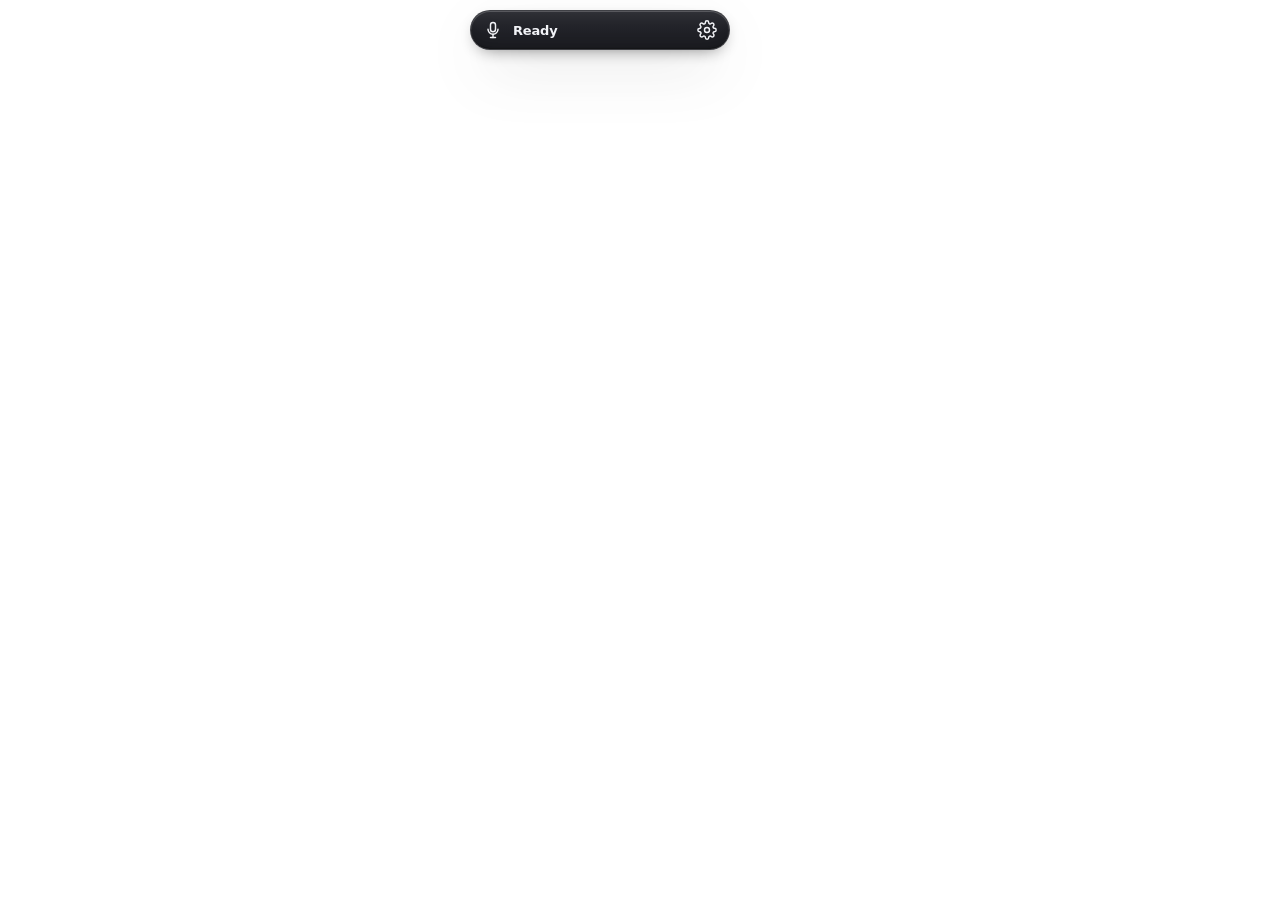
<file: internal/ui/assets/index.html>
<!DOCTYPE html>
<html lang="en">
<head>
<meta charset="utf-8"/>
<meta name="viewport" content="width=device-width,initial-scale=1"/>
<link rel="stylesheet" href="css/tokens.css"/>
<link rel="stylesheet" href="css/island.css"/>
<link rel="stylesheet" href="css/surfaces.css"/>
<link rel="stylesheet" href="css/controlcenter.css"/>
</head>
<body>
<svg xmlns="http://www.w3.org/2000/svg" style="display:none">
  <!-- P0-4 icon set: SF-Symbols-style glyphs — consistent optical weight (the
       1.75 stroke comes from .ico), rounded caps/joins; accent marks and media
       transport are filled. The symbol `id`s are load-bearing: main.js and
       activities.js resolve icons as `#i-<name>` via <use>, and CSS references
       them too. Do NOT rename an existing id; new ids may be added freely. -->
  <symbol id="i-mic" viewBox="0 0 24 24"><rect x="9" y="3" width="6" height="11" rx="3"/><path d="M6 11a6 6 0 0 0 12 0"/><path d="M12 17v4"/><path d="M9 21h6"/></symbol>
  <symbol id="i-wave" viewBox="0 0 24 24"><path d="M4 10v4M8 6.5v11M12 3.5v17M16 6.5v11M20 10v4"/></symbol>
  <symbol id="i-spotify" viewBox="0 0 24 24"><circle cx="12" cy="12" r="9"/><path d="M7 9.4c3.2-1 6.9-.6 9.5 1.1"/><path d="M7.6 12.7c2.6-.8 5.5-.5 7.7.9"/><path d="M8.2 15.8c1.9-.6 4-.4 5.7.7"/></symbol>
  <symbol id="i-mail" viewBox="0 0 24 24"><rect x="3" y="5" width="18" height="14" rx="2.5"/><path d="m4 7.5 6.9 4.9a2 2 0 0 0 2.2 0L20 7.5"/></symbol>
  <symbol id="i-calendar" viewBox="0 0 24 24"><rect x="3" y="5" width="18" height="16" rx="2.5"/><path d="M3 9.5h18"/><path d="M8 3v3M16 3v3"/></symbol>
  <symbol id="i-download" viewBox="0 0 24 24"><path d="M12 3v11"/><path d="m7.5 10 4.5 4.5 4.5-4.5"/><path d="M5 20h14"/></symbol>
  <symbol id="i-link" viewBox="0 0 24 24"><path d="m9.5 14.5 5-5"/><path d="M13.8 6.7 15 5.5a4 4 0 0 1 5.7 5.7l-2.7 2.7a4 4 0 0 1-5.7 0"/><path d="M10.2 17.3 9 18.5a4 4 0 0 1-5.7-5.7l2.7-2.7a4 4 0 0 1 5.7 0"/></symbol>
  <symbol id="i-shield" viewBox="0 0 24 24"><path d="M12 3 5 6v5.5c0 4.7 3 7.8 7 9 4-1.2 7-4.3 7-9V6z"/></symbol>
  <symbol id="i-gear" viewBox="0 0 24 24"><circle cx="12" cy="12" r="3"/><path d="M19.4 15a1.65 1.65 0 0 0 .33 1.82l.06.06a2 2 0 1 1-2.83 2.83l-.06-.06a1.65 1.65 0 0 0-1.82-.33 1.65 1.65 0 0 0-1 1.51V21a2 2 0 0 1-4 0v-.09A1.65 1.65 0 0 0 9 19.4a1.65 1.65 0 0 0-1.82.33l-.06.06a2 2 0 1 1-2.83-2.83l.06-.06a1.65 1.65 0 0 0 .33-1.82 1.65 1.65 0 0 0-1.51-1H3a2 2 0 0 1 0-4h.09A1.65 1.65 0 0 0 4.6 9a1.65 1.65 0 0 0-.33-1.82l-.06-.06a2 2 0 1 1 2.83-2.83l.06.06a1.65 1.65 0 0 0 1.82.33H9a1.65 1.65 0 0 0 1-1.51V3a2 2 0 0 1 4 0v.09a1.65 1.65 0 0 0 1 1.51 1.65 1.65 0 0 0 1.82-.33l.06-.06a2 2 0 1 1 2.83 2.83l-.06.06a1.65 1.65 0 0 0-.33 1.82V9a1.65 1.65 0 0 0 1.51 1H21a2 2 0 0 1 0 4h-.09a1.65 1.65 0 0 0-1.51 1z"/></symbol>
  <symbol id="i-stop" viewBox="0 0 24 24"><rect x="6.5" y="6.5" width="11" height="11" rx="3" fill="currentColor" stroke="none"/></symbol>
  <symbol id="i-chevron" viewBox="0 0 24 24"><path d="m9 5.5 6.5 6.5-6.5 6.5"/></symbol>
  <symbol id="i-sparkle" viewBox="0 0 24 24"><path d="M12 3c.45 3.2 1.9 4.65 5.1 5.1-3.2.45-4.65 1.9-5.1 5.1-.45-3.2-1.9-4.65-5.1-5.1C10.1 7.65 11.55 6.2 12 3z" fill="currentColor" stroke="none"/><path d="M18.4 13.2c.2 1.35.85 2 2.2 2.2-1.35.2-2 .85-2.2 2.2-.2-1.35-.85-2-2.2-2.2 1.35-.2 2-.85 2.2-2.2z" fill="currentColor" stroke="none"/></symbol>
  <symbol id="i-search" viewBox="0 0 24 24"><circle cx="10.5" cy="10.5" r="6.5"/><path d="m15.5 15.5 4.5 4.5"/></symbol>
  <symbol id="i-folder" viewBox="0 0 24 24"><path d="M3 7a2 2 0 0 1 2-2h3.9a2 2 0 0 1 1.6.8l1 1.2H19a2 2 0 0 1 2 2v7.5a2 2 0 0 1-2 2H5a2 2 0 0 1-2-2z"/></symbol>
  <symbol id="i-terminal" viewBox="0 0 24 24"><rect x="3" y="4.5" width="18" height="15" rx="2.5"/><path d="m7 9.5 3 2.5-3 2.5"/><path d="M12.5 15h4.5"/></symbol>
  <!-- New ids added in P0-4 (safe — nothing references these yet): time,
       status, and media transport controls. -->
  <symbol id="i-clock" viewBox="0 0 24 24"><circle cx="12" cy="12" r="8.5"/><path d="M12 7.5V12l3 1.8"/></symbol>
  <symbol id="i-warning" viewBox="0 0 24 24"><path d="M10.3 4.3 2.6 17.6a2 2 0 0 0 1.7 3h15.4a2 2 0 0 0 1.7-3L13.7 4.3a2 2 0 0 0-3.4 0z"/><path d="M12 9.5v4.5"/><path d="M12 17.5h.01"/></symbol>
  <symbol id="i-check" viewBox="0 0 24 24"><path d="m5 12.5 4.5 4.5L19 7.5"/></symbol>
  <symbol id="i-play" viewBox="0 0 24 24"><path d="M8 5.5v13l11-6.5z" fill="currentColor" stroke="none"/></symbol>
  <symbol id="i-pause" viewBox="0 0 24 24"><rect x="7" y="5" width="3.6" height="14" rx="1.4" fill="currentColor" stroke="none"/><rect x="13.4" y="5" width="3.6" height="14" rx="1.4" fill="currentColor" stroke="none"/></symbol>
  <symbol id="i-next" viewBox="0 0 24 24"><path d="M6 5.5v13l9-6.5z" fill="currentColor" stroke="none"/><rect x="15.5" y="5.5" width="2.8" height="13" rx="1.2" fill="currentColor" stroke="none"/></symbol>
  <symbol id="i-prev" viewBox="0 0 24 24"><path d="M18 5.5v13l-9-6.5z" fill="currentColor" stroke="none"/><rect x="5.7" y="5.5" width="2.8" height="13" rx="1.2" fill="currentColor" stroke="none"/></symbol>
</svg>
<div id="shell">
  <div id="island" class="glass" onclick="handleIslandClick(event)">
    <span class="cap lead" id="capLead"></span>
    <span class="body" id="islandBody"></span>
    <span class="cap trail" id="capTrail"></span>
    <!-- Quick-action row, visible only at presence="peek" (see island.css).
         Whichever activity owns capTrail (spotify.nowplaying's equalizer,
         agent.run's chevron, ...), this stays reachable: hover always
         promotes to peek, so the Control Center is never more than one
         gesture away, even while an activity is live. Fixes the bug where
         the settings gear (only ever in the idle trailing cap) became
         unreachable by mouse for as long as any activity was on top. -->
    <span class="peek-actions" id="peekActions">
      <button type="button" class="cap-btn" title="Open Control Center" aria-label="Open Control Center" onclick="event.stopPropagation();window.openSettings('overview')"><svg class="ico"><use href="#i-gear"/></svg></button>
    </span>
  </div>
  <div id="bubble" class="glass" onclick="window.promoteBubble()" title="Switch to this activity"></div>

  <!-- Command/result/approve are rendered inline in #islandBody by their
       surface modules (surfaces/{command,result,approve}.js) whenever
       store.surface selects them — resolve() (state.js) sizes the island to
       presence="sheet" for all three, so no separate panel markup lives here
       anymore. Only the Control Center dashboard stays a standalone element
       (see surfaces/controlcenter.js). -->

  <section id="dashboard" class="glass">
    <aside class="sidebar">
      <div><div class="eyebrow">Control Center</div><h2>Assistant</h2><p>Manage models, integrations, and privacy without touching config files.</p></div>
      <div class="nav">
        <button class="active" data-tab="overview" type="button" onclick="switchTab('overview',event)">Overview</button>
        <button data-tab="integrations" type="button" onclick="switchTab('integrations',event)">Integrations</button>
        <button data-tab="model" type="button" onclick="switchTab('model',event)">Models</button>
        <button data-tab="privacy" type="button" onclick="switchTab('privacy',event)">Privacy</button>
      </div>
      <div style="margin-top:auto;display:grid;gap:10px">
        <div class="metric"><div class="metriclabel">Primary Model</div><div class="value" id="metricProvider">GEMINI</div></div>
        <div class="metric"><div class="metriclabel">Connected Apps</div><div class="value" id="metricConnections">0 active</div></div>
        <button class="btn ghost" type="button" onclick="closeSettings()">Close</button>
        <button class="btn danger" type="button" onclick="if(window.quitApp)window.quitApp()">Quit Voice Agent</button>
      </div>
    </aside>
    <div class="content">
      <div class="content-head">
        <div><div class="eyebrow" id="dashKicker">Overview</div><h3 id="dashTitle">Your assistant at a glance.</h3><p id="dashSub">See readiness, wire in ecosystems, and tune behavior.</p></div>
        <button class="btn primary" type="button" onclick="persistSettings()">Save</button>
      </div>
      <div class="content-body">
        <div class="tab active" id="tab-overview">
          <div class="grid two">
            <div class="surface"><h4>System posture</h4><p>Google Workspace and Spotify are first-class assistant surfaces, not scattered tools.</p><div class="taglets"><span class="taglet" id="overviewVoice">Voice: Off</span><span class="taglet" id="overviewPrivacy">Privacy: Standard</span><span class="taglet" id="overviewProvider">Model: gemini</span></div></div>
            <div class="surface"><h4>Ecosystem coverage</h4><p>Coordinated across Gmail, Calendar, Drive, Docs, Sheets, Slides — and taste-aware Spotify.</p><div class="taglets"><span class="taglet">Gmail</span><span class="taglet">Calendar</span><span class="taglet">Drive</span><span class="taglet">Docs</span><span class="taglet">Sheets</span><span class="taglet">Slides</span><span class="taglet">Spotify</span></div></div>
          </div>
          <div class="grid three" style="margin-top:16px">
            <div class="surface"><h4>Workspace assistant</h4><p>Briefs, drafted docs, slide outlines, and file discovery — ecosystem-aware.</p></div>
            <div class="surface"><h4>Spotify assistant</h4><p>Mood playback, recommendations, queueing, and curated sessions in natural language.</p></div>
            <div class="surface"><h4>Execution safety</h4><p>Richer actions still flow through approval checks where they should.</p></div>
          </div>
        </div>
        <div class="tab" id="tab-integrations">
          <div class="grid" style="gap:16px">
            <div class="surface integration"><div><div class="statusbadge disconnected" id="googleBadge">Disconnected</div><h4 style="margin-top:12px">Google Workspace</h4><p id="googleStatusText">Link Gmail, Calendar, Drive, Docs, Sheets, and Slides for a unified workspace assistant.</p><div class="taglets" id="googleCapabilities"><span class="taglet">Gmail</span><span class="taglet">Calendar</span><span class="taglet">Drive</span><span class="taglet">Docs</span><span class="taglet">Sheets</span><span class="taglet">Slides</span></div></div><div style="display:flex;gap:10px"><button class="btn ghost hidden" id="googleUnlinkBtn" type="button" onclick="window.unlinkGoogle()">Unlink</button><button class="btn primary" id="googleLinkBtn" type="button" onclick="window.linkGoogle()">Connect</button></div></div>
            <div class="surface integration"><div><div class="statusbadge disconnected" id="spotifyBadge">Disconnected</div><h4 style="margin-top:12px">Spotify</h4><p id="spotifyStatusText">Link Spotify for playback control, queueing, recommendations, and AI-curated sessions.</p><div class="taglets" id="spotifyCapabilities"><span class="taglet">Playback</span><span class="taglet">Queue</span><span class="taglet">Recommendations</span><span class="taglet">AI Curation</span></div></div><div style="display:flex;gap:10px"><button class="btn ghost hidden" id="spotifyUnlinkBtn" type="button" onclick="window.unlinkSpotify()">Unlink</button><button class="btn primary" id="spotifyLinkBtn" type="button" onclick="window.linkSpotify()">Connect</button></div></div>
            <div class="surface integration"><div><div class="statusbadge disconnected" id="microsoftBadge">Disconnected</div><h4 style="margin-top:12px">Microsoft 365</h4><p id="microsoftStatusText">Outlook and adjacent Microsoft workflows can be connected here.</p><div class="taglets" id="microsoftCapabilities"><span class="taglet">Outlook</span><span class="taglet">Calendar</span><span class="taglet">OneDrive</span></div></div><div style="display:flex;gap:10px"><button class="btn ghost hidden" id="microsoftUnlinkBtn" type="button" onclick="window.unlinkMicrosoft()">Unlink</button><button class="btn primary" id="microsoftLinkBtn" type="button" onclick="window.linkMicrosoft()">Connect</button></div></div>
          </div>
        </div>
        <div class="tab" id="tab-model">
          <div class="surface"><h4>Core model configuration</h4><p>Choose the provider and model that shape planning and responses. Changes apply immediately — no restart.</p>
            <div class="fields">
              <div class="field"><label for="providerSelect">Provider</label><select id="providerSelect"><option value="gemini">Gemini</option><option value="openai">OpenAI</option><option value="anthropic">Anthropic (Claude)</option><option value="openrouter">OpenRouter</option><option value="groq">Groq</option><option value="together">Together</option><option value="ollama">Ollama (local)</option><option value="lmstudio">LM Studio (local)</option><option value="custom">Custom (OpenAI-compatible)</option></select></div>
              <div class="field"><label for="modelInput">Model</label><input id="modelInput" placeholder="e.g. gemini-2.5-flash / gpt-4o / llama3.1"/></div>
              <div class="field full"><label for="apiKeyInput">API key</label><input id="apiKeyInput" type="password" placeholder="Provider key (leave blank for local)"/></div>
              <div class="field full"><label for="baseUrlInput">Base URL</label><input id="baseUrlInput" placeholder="Only for Custom, or to override a default endpoint"/></div>
            </div>
          </div>
          <div class="surface"><h4>Fallback provider</h4><p>Optional. If the primary fails (e.g. a rate-limit quota), the assistant retries on this one automatically.</p>
            <div class="fields">
              <div class="field"><label for="fbProviderSelect">Fallback</label><select id="fbProviderSelect"><option value="">None</option><option value="gemini">Gemini</option><option value="openai">OpenAI</option><option value="anthropic">Anthropic (Claude)</option><option value="openrouter">OpenRouter</option><option value="groq">Groq</option><option value="together">Together</option><option value="ollama">Ollama (local)</option><option value="lmstudio">LM Studio (local)</option></select></div>
              <div class="field"><label for="fbModelInput">Fallback model</label><input id="fbModelInput" placeholder="optional"/></div>
              <div class="field full"><label for="fbApiKeyInput">Fallback API key</label><input id="fbApiKeyInput" type="password" placeholder="optional"/></div>
            </div>
          </div>
        </div>
        <div class="tab" id="tab-privacy">
          <div class="surface"><h4>Behavior and privacy</h4><p>Control how the assistant listens and how much desktop context surfaces.</p>
            <div class="switch-row"><div class="switch-copy"><h5>Enable voice</h5><p>Voice-readiness posture in the app.</p></div><button class="toggle" id="voiceToggle" type="button" onclick="toggleFlag('voice')"></button></div>
            <div class="switch-row"><div class="switch-copy"><h5>Privacy mode</h5><p>Be conservative about system context in prompts and UI.</p></div><button class="toggle" id="privacyToggle" type="button" onclick="toggleFlag('privacy')"></button></div>
          </div>
        </div>
      </div>
    </div>
  </section>
  <div id="toast"></div>
</div>
<script type="module" src="js/main.js"></script>
</body>
</html>
</file>
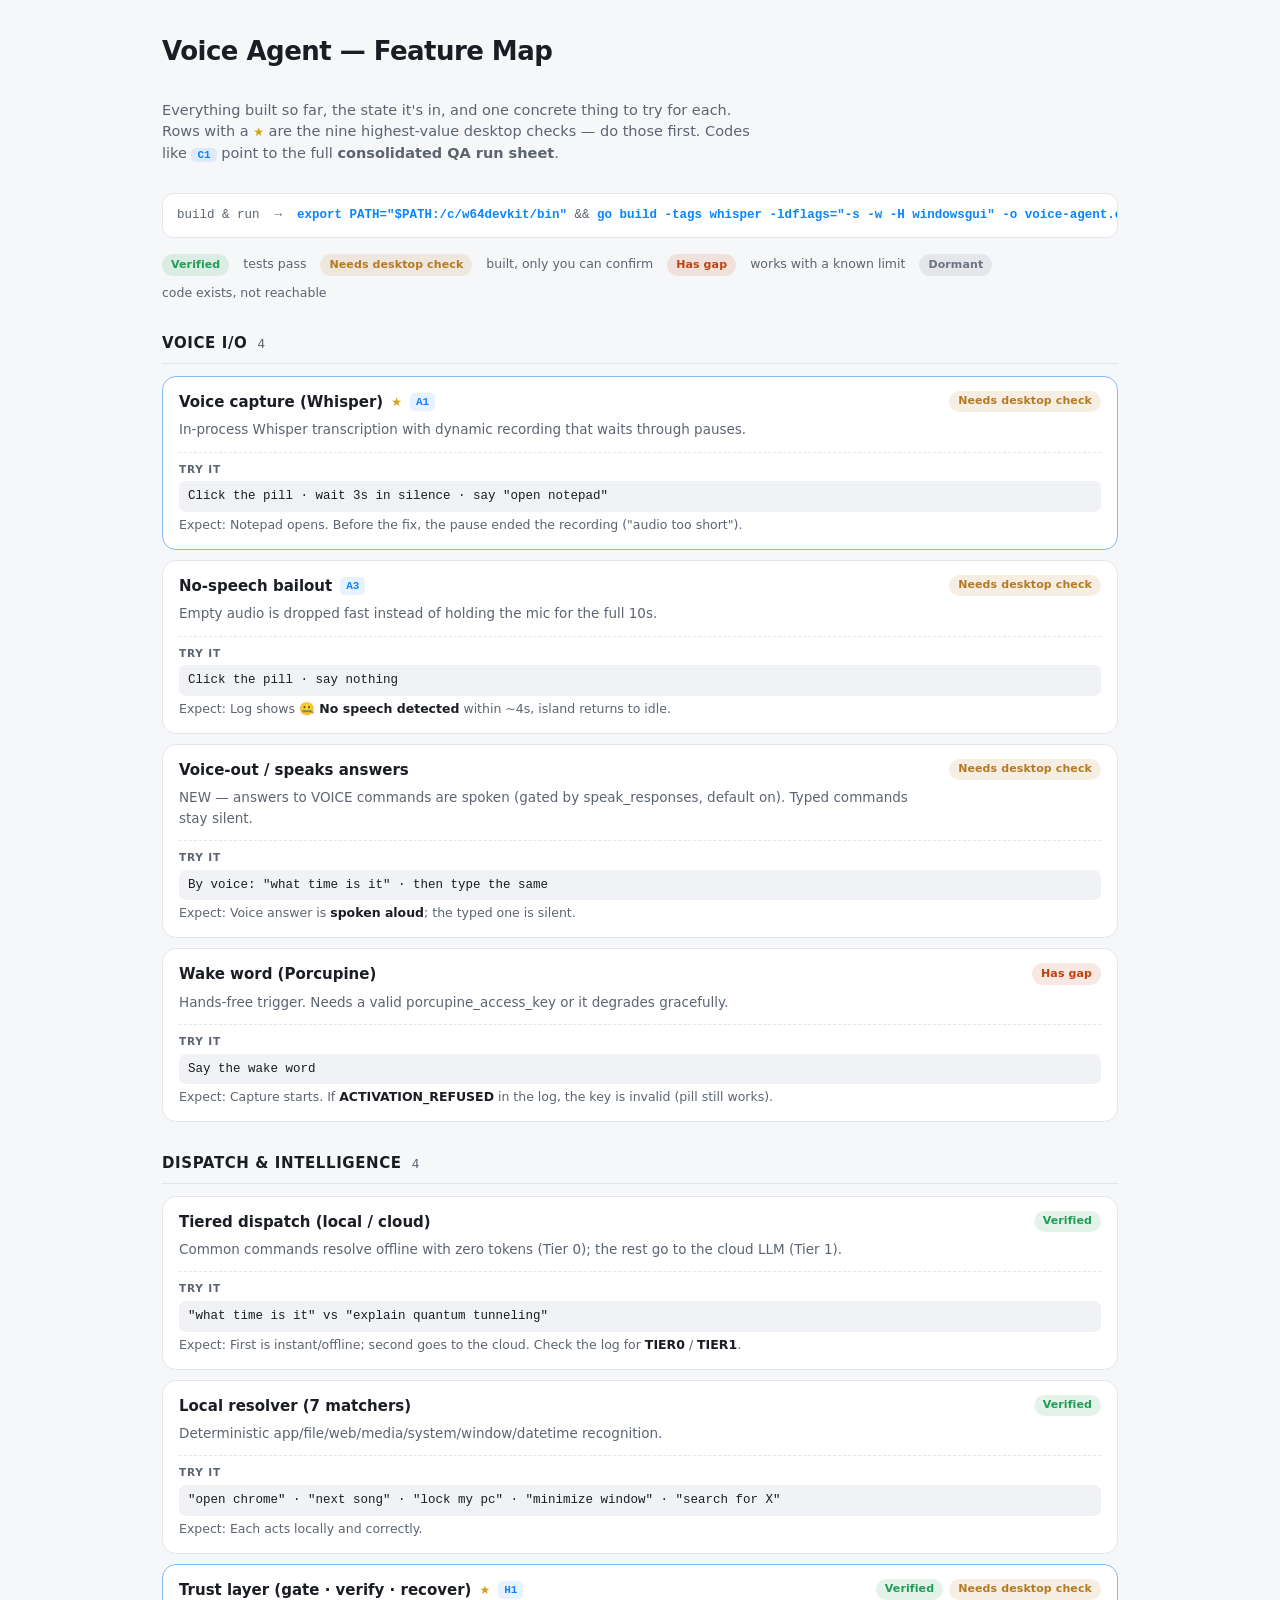
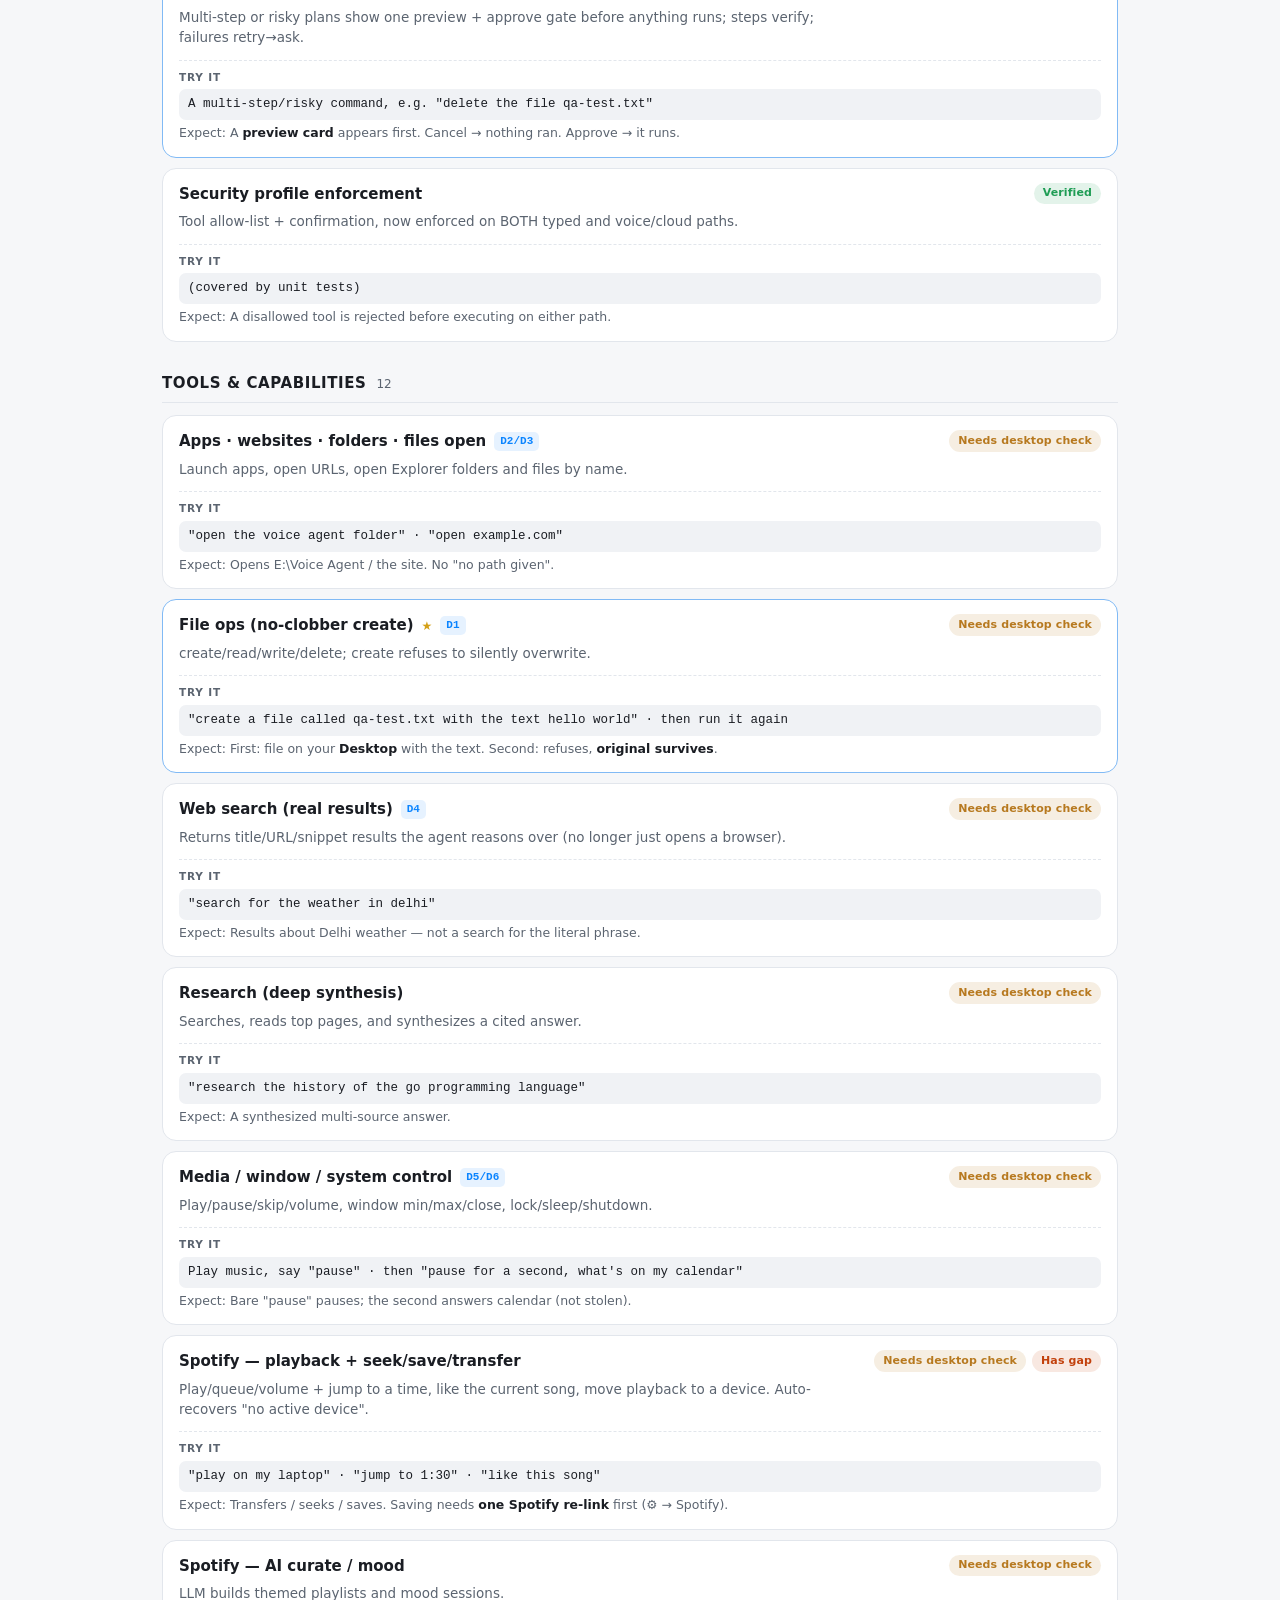
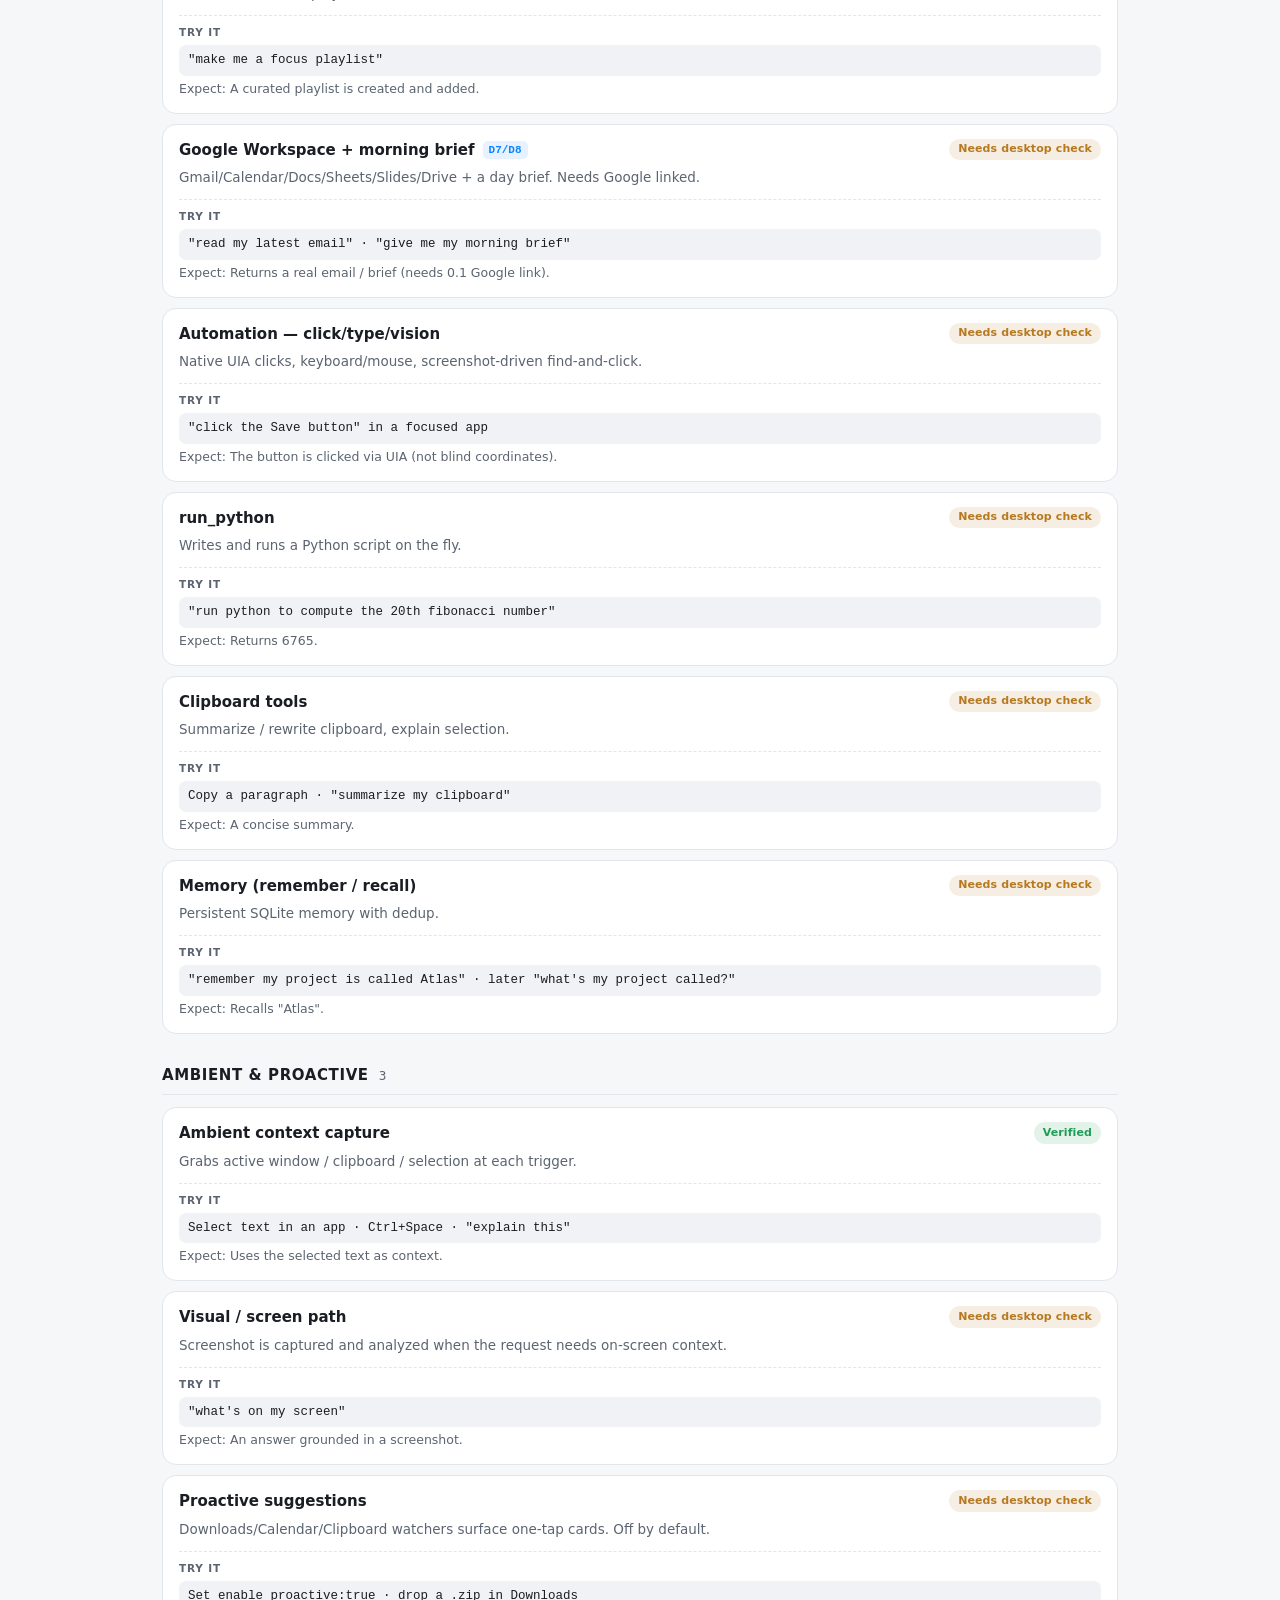
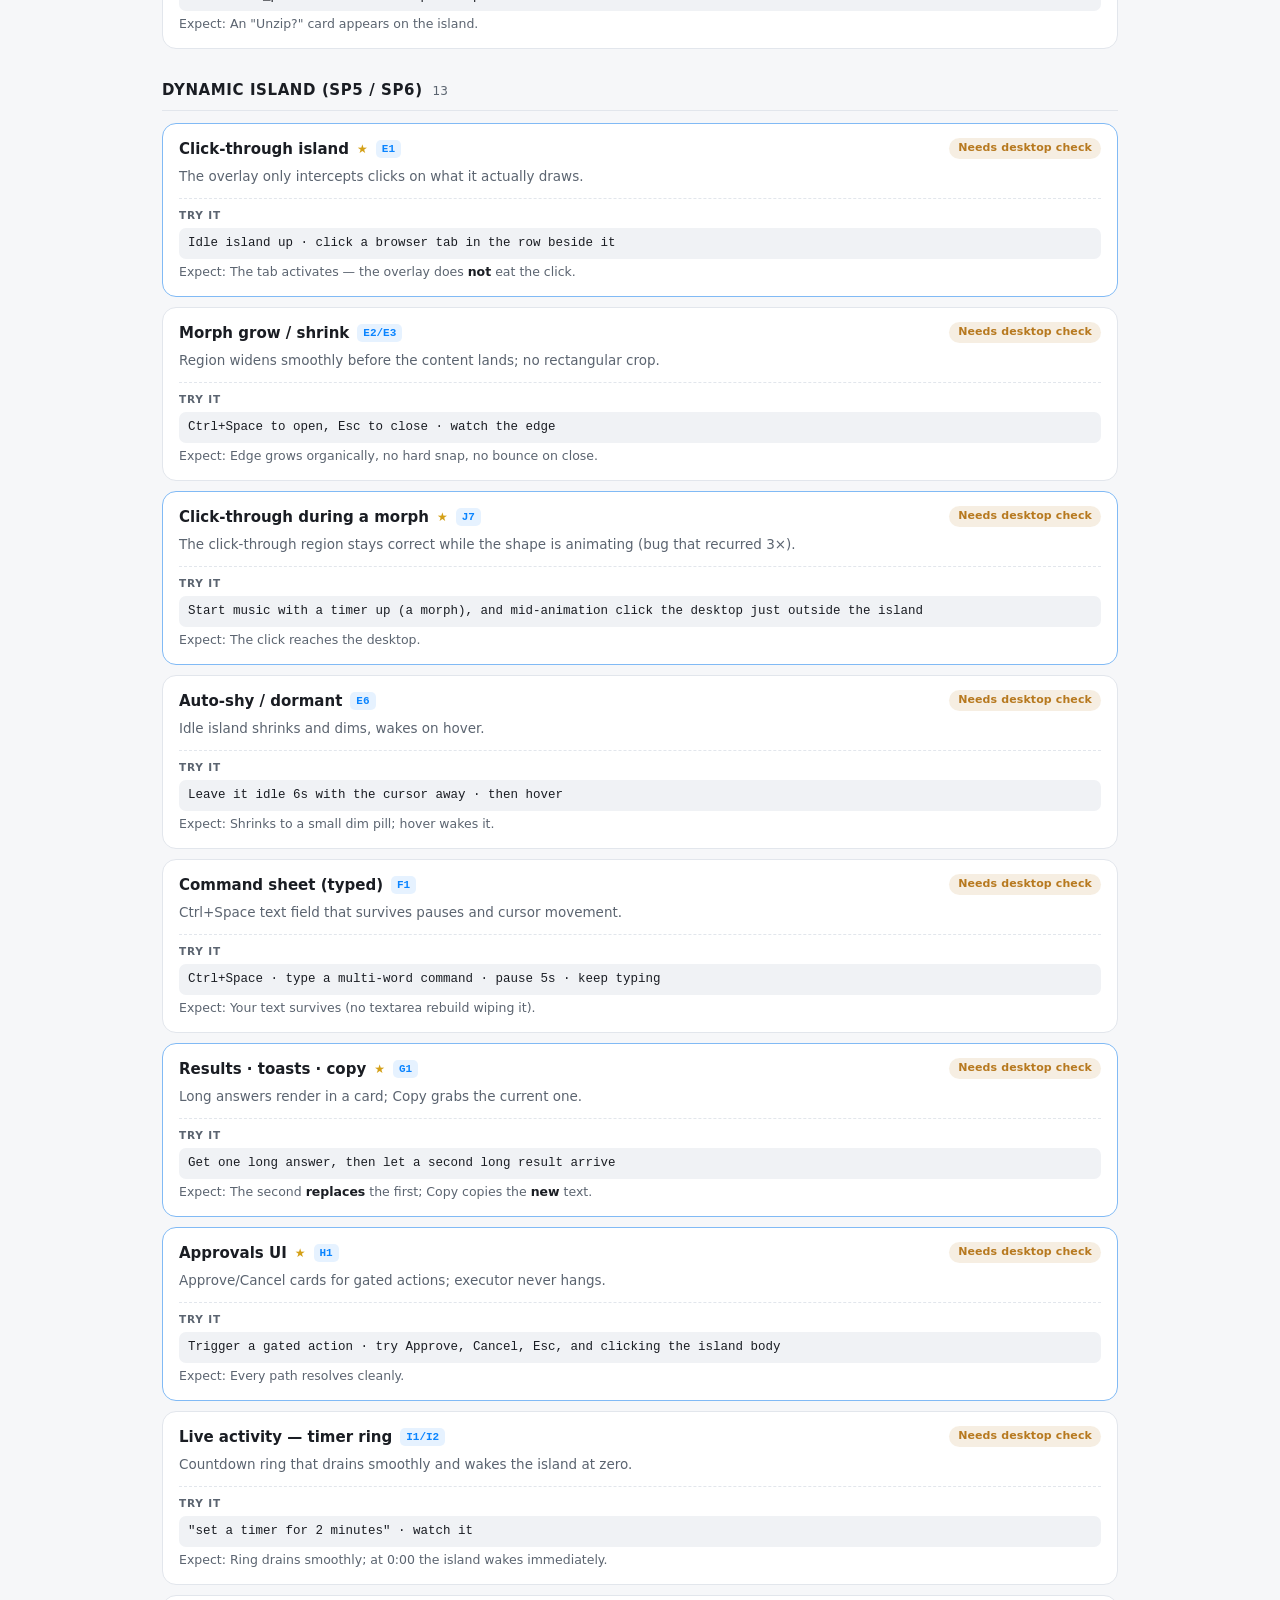
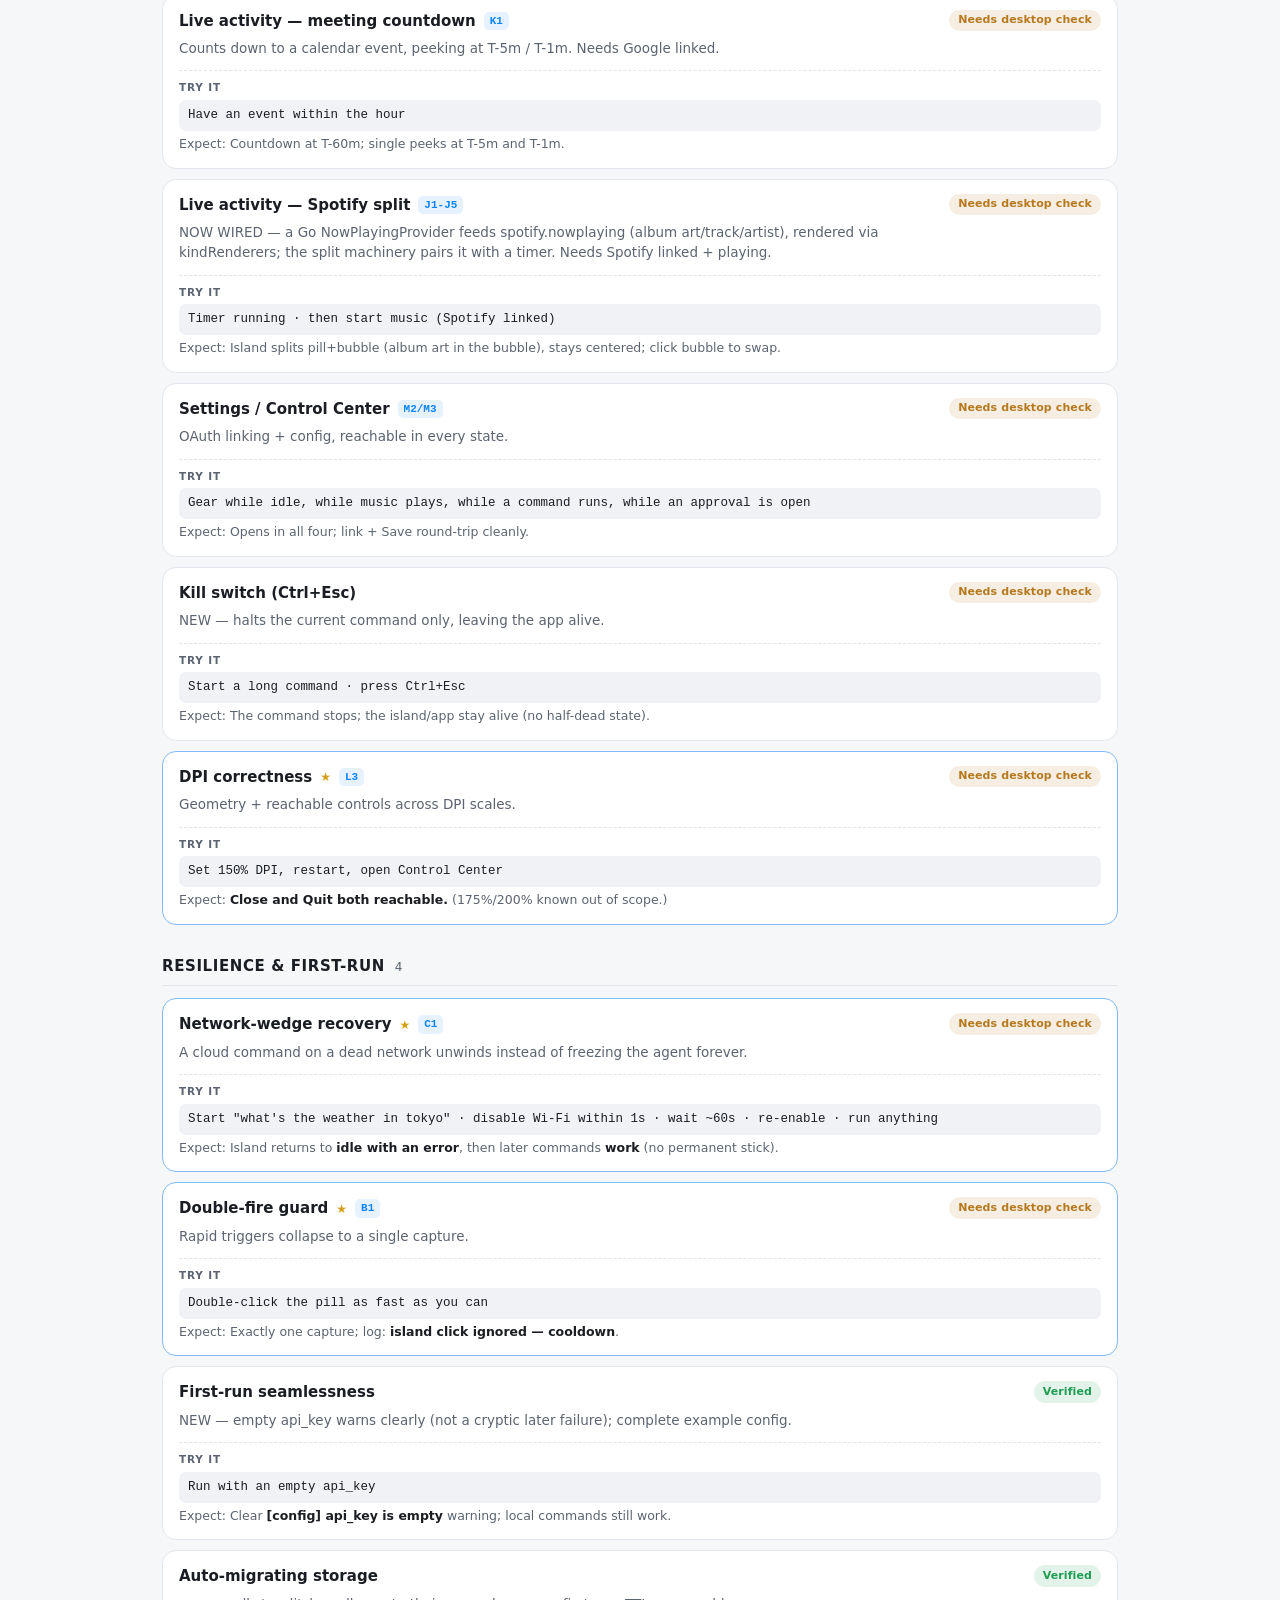
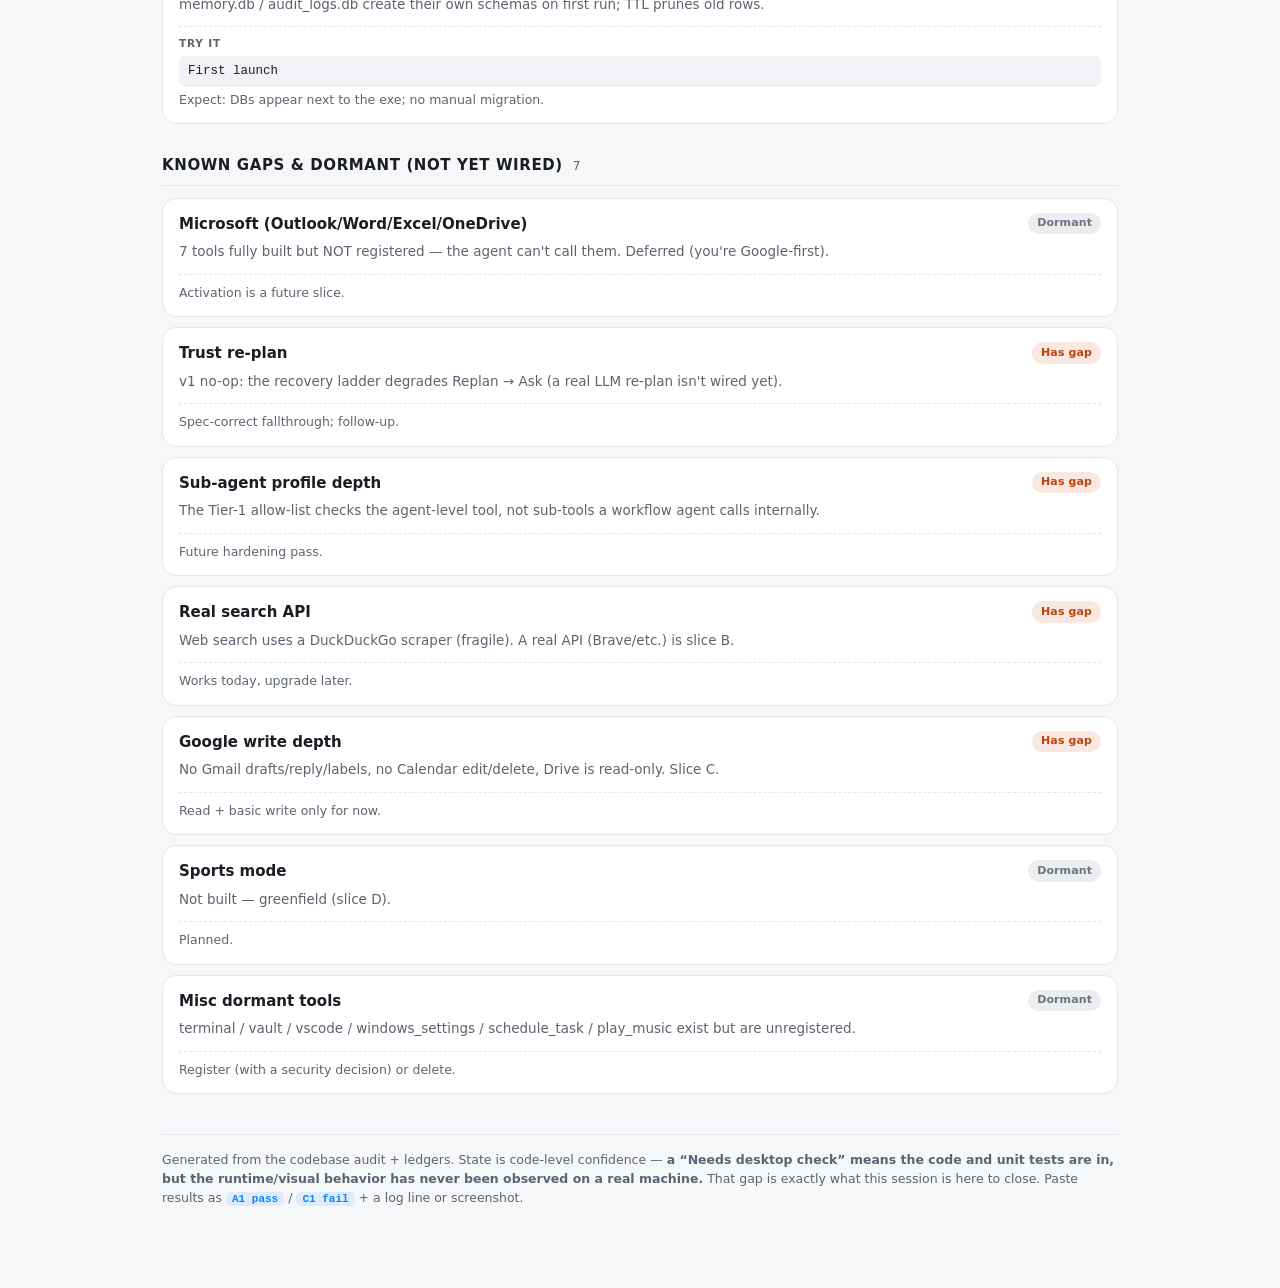
<file: docs/feature-map.html>
<!doctype html>
<html lang="en">
<head>
<meta charset="utf-8">
<meta name="viewport" content="width=device-width, initial-scale=1">
<title>Voice Agent — Feature Map</title>
<style>
  :root{
    --bg:#f6f7f9; --panel:#ffffff; --panel-2:#f0f2f5; --ink:#1a1d23; --ink-2:#5b6470;
    --line:#e2e6ec; --accent:#0a84ff; --accent-soft:rgba(10,132,255,.10);
    --ok:#1f9d55; --ok-bg:rgba(31,157,85,.12);
    --warn:#b7791f; --warn-bg:rgba(183,121,31,.13);
    --gap:#c2410c; --gap-bg:rgba(194,65,12,.12);
    --dormant:#6b7280; --dormant-bg:rgba(107,114,128,.13);
    --star:#d4a017;
    --mono:ui-monospace,"SF Mono","Cascadia Code","Segoe UI Mono",Consolas,monospace;
    --sans:system-ui,-apple-system,"Segoe UI",Roboto,sans-serif;
  }
  @media (prefers-color-scheme:dark){ :root:not([data-theme="light"]){
    --bg:#0d1014; --panel:#161a20; --panel-2:#1c2129; --ink:#e8ecf1; --ink-2:#9aa4b2;
    --line:#262c35; --accent:#4aa3ff; --accent-soft:rgba(74,163,255,.14);
    --ok:#43c07d; --ok-bg:rgba(67,192,125,.14);
    --warn:#e0a94a; --warn-bg:rgba(224,169,74,.14);
    --gap:#f0834e; --gap-bg:rgba(240,131,78,.14);
    --dormant:#8b95a3; --dormant-bg:rgba(139,149,163,.15);
    --star:#e6bd47;
  }}
  :root[data-theme="dark"]{
    --bg:#0d1014; --panel:#161a20; --panel-2:#1c2129; --ink:#e8ecf1; --ink-2:#9aa4b2;
    --line:#262c35; --accent:#4aa3ff; --accent-soft:rgba(74,163,255,.14);
    --ok:#43c07d; --ok-bg:rgba(67,192,125,.14);
    --warn:#e0a94a; --warn-bg:rgba(224,169,74,.14);
    --gap:#f0834e; --gap-bg:rgba(240,131,78,.14);
    --dormant:#8b95a3; --dormant-bg:rgba(139,149,163,.15);
    --star:#e6bd47;
  }
  *{box-sizing:border-box}
  body{margin:0;background:var(--bg);color:var(--ink);font-family:var(--sans);
    line-height:1.5;-webkit-font-smoothing:antialiased}
  .wrap{max-width:1000px;margin:0 auto;padding:32px 22px 80px}
  header.top{display:flex;flex-direction:column;gap:14px;margin-bottom:26px}
  h1{font-size:26px;font-weight:680;letter-spacing:-.02em;margin:0}
  .sub{color:var(--ink-2);font-size:14.5px;max-width:66ch}
  .build{background:var(--panel);border:1px solid var(--line);border-radius:12px;
    padding:12px 14px;font-family:var(--mono);font-size:12.5px;color:var(--ink-2);
    overflow-x:auto;white-space:nowrap}
  .build b{color:var(--accent);font-weight:600}
  .legend{display:flex;flex-wrap:wrap;gap:8px 14px;font-size:12.5px;color:var(--ink-2);
    align-items:center;padding-top:2px}
  .pill{display:inline-flex;align-items:center;gap:5px;font-size:11px;font-weight:600;
    padding:2.5px 9px;border-radius:999px;letter-spacing:.01em;white-space:nowrap}
  .pill.ok{color:var(--ok);background:var(--ok-bg)}
  .pill.warn{color:var(--warn);background:var(--warn-bg)}
  .pill.gap{color:var(--gap);background:var(--gap-bg)}
  .pill.dormant{color:var(--dormant);background:var(--dormant-bg)}
  .star{color:var(--star);font-size:12px}
  section{margin-top:30px}
  .grp{display:flex;align-items:baseline;gap:10px;margin:0 0 12px;
    padding-bottom:8px;border-bottom:1px solid var(--line)}
  .grp h2{font-size:15px;font-weight:640;letter-spacing:.04em;text-transform:uppercase;margin:0}
  .grp .count{font-size:12px;color:var(--ink-2)}
  .rows{display:flex;flex-direction:column;gap:10px}
  .card{background:var(--panel);border:1px solid var(--line);border-radius:14px;padding:14px 16px;
    display:grid;grid-template-columns:1fr auto;gap:6px 12px;align-items:start}
  .card.prio{border-color:color-mix(in srgb,var(--accent) 45%,var(--line))}
  .name{font-weight:600;font-size:15px;display:flex;align-items:center;gap:8px;flex-wrap:wrap}
  .what{grid-column:1/2;color:var(--ink-2);font-size:13.5px}
  .states{grid-column:2;justify-self:end;display:flex;gap:6px;flex-wrap:wrap;justify-content:flex-end}
  .test{grid-column:1/-1;margin-top:6px;border-top:1px dashed var(--line);padding-top:9px;
    display:flex;flex-direction:column;gap:4px}
  .test .lbl{font-size:10.5px;font-weight:700;letter-spacing:.08em;text-transform:uppercase;color:var(--ink-2)}
  .test .say{font-family:var(--mono);font-size:12.5px;color:var(--ink);
    background:var(--panel-2);border-radius:7px;padding:6px 9px;overflow-x:auto}
  .test .exp{font-size:12.5px;color:var(--ink-2)}
  .test .exp b{color:var(--ink);font-weight:600}
  .qacode{font-family:var(--mono);font-size:11px;color:var(--accent);background:var(--accent-soft);
    padding:1px 6px;border-radius:5px;font-weight:600}
  footer{margin-top:40px;color:var(--ink-2);font-size:12.5px;border-top:1px solid var(--line);padding-top:16px}
  a{color:var(--accent)}
  @media (max-width:560px){ .card{grid-template-columns:1fr} .states{grid-column:1;justify-self:start} }
</style>
</head>
<body>
<div class="wrap">
  <header class="top">
    <h1>Voice Agent — Feature Map</h1>
    <p class="sub">Everything built so far, the state it's in, and one concrete thing to try for each. Rows with a
      <span class="star">★</span> are the nine highest-value desktop checks — do those first. Codes like
      <span class="qacode">C1</span> point to the full <b>consolidated QA run sheet</b>.</p>
    <div class="build">build &amp; run &nbsp;→&nbsp; <b>export PATH="$PATH:/c/w64devkit/bin"</b> &amp;&amp; <b>go build -tags whisper -ldflags="-s -w -H windowsgui" -o voice-agent.exe ./cmd/app</b> &amp;&amp; ./voice-agent.exe
      &nbsp;&nbsp;·&nbsp;&nbsp; <span style="color:var(--gap)">-tags whisper is required</span>, else voice silently fails (check voice-agent.log)</div>
    <div class="legend">
      <span class="pill ok">Verified</span> tests pass
      <span class="pill warn">Needs desktop check</span> built, only you can confirm
      <span class="pill gap">Has gap</span> works with a known limit
      <span class="pill dormant">Dormant</span> code exists, not reachable
    </div>
  </header>
  <div id="app"></div>
  <footer>
    Generated from the codebase audit + ledgers. State is code-level confidence — <b>a “Needs desktop check” means the code and unit tests are in, but the runtime/visual behavior has never been observed on a real machine.</b>
    That gap is exactly what this session is here to close. Paste results as <span class="qacode">A1 pass</span> / <span class="qacode">C1 fail</span> + a log line or screenshot.
  </footer>
</div>
<script>
const S={OK:['ok','Verified'],WARN:['warn','Needs desktop check'],GAP:['gap','Has gap'],DORM:['dormant','Dormant']};
const F=[
 {g:'Voice I/O',items:[
  {n:'Voice capture (Whisper)',s:['WARN'],p:1,qa:'A1',what:'In-process Whisper transcription with dynamic recording that waits through pauses.',say:'Click the pill · wait 3s in silence · say "open notepad"',exp:'Notepad opens. Before the fix, the pause ended the recording ("audio too short").'},
  {n:'No-speech bailout',s:['WARN'],qa:'A3',what:'Empty audio is dropped fast instead of holding the mic for the full 10s.',say:'Click the pill · say nothing',exp:'Log shows <b>🤐 No speech detected</b> within ~4s, island returns to idle.'},
  {n:'Voice-out / speaks answers',s:['WARN'],what:'NEW — answers to VOICE commands are spoken (gated by speak_responses, default on). Typed commands stay silent.',say:'By voice: "what time is it"  ·  then type the same',exp:'Voice answer is <b>spoken aloud</b>; the typed one is silent.'},
  {n:'Wake word (Porcupine)',s:['GAP'],what:'Hands-free trigger. Needs a valid porcupine_access_key or it degrades gracefully.',say:'Say the wake word',exp:'Capture starts. If <b>ACTIVATION_REFUSED</b> in the log, the key is invalid (pill still works).'},
 ]},
 {g:'Dispatch & intelligence',items:[
  {n:'Tiered dispatch (local / cloud)',s:['OK'],what:'Common commands resolve offline with zero tokens (Tier 0); the rest go to the cloud LLM (Tier 1).',say:'"what time is it"  vs  "explain quantum tunneling"',exp:'First is instant/offline; second goes to the cloud. Check the log for <b>TIER0</b> / <b>TIER1</b>.'},
  {n:'Local resolver (7 matchers)',s:['OK'],what:'Deterministic app/file/web/media/system/window/datetime recognition.',say:'"open chrome" · "next song" · "lock my pc" · "minimize window" · "search for X"',exp:'Each acts locally and correctly.'},
  {n:'Trust layer (gate · verify · recover)',s:['OK','WARN'],p:1,qa:'H1',what:'Multi-step or risky plans show one preview + approve gate before anything runs; steps verify; failures retry→ask.',say:'A multi-step/risky command, e.g. "delete the file qa-test.txt"',exp:'A <b>preview card</b> appears first. Cancel → nothing ran. Approve → it runs.'},
  {n:'Security profile enforcement',s:['OK'],what:'Tool allow-list + confirmation, now enforced on BOTH typed and voice/cloud paths.',say:'(covered by unit tests)',exp:'A disallowed tool is rejected before executing on either path.'},
 ]},
 {g:'Tools & capabilities',items:[
  {n:'Apps · websites · folders · files open',s:['WARN'],qa:'D2/D3',what:'Launch apps, open URLs, open Explorer folders and files by name.',say:'"open the voice agent folder"  ·  "open example.com"',exp:'Opens E:\\Voice Agent / the site. No "no path given".'},
  {n:'File ops (no-clobber create)',s:['WARN'],p:1,qa:'D1',what:'create/read/write/delete; create refuses to silently overwrite.',say:'"create a file called qa-test.txt with the text hello world" · then run it again',exp:'First: file on your <b>Desktop</b> with the text. Second: refuses, <b>original survives</b>.'},
  {n:'Web search (real results)',s:['WARN'],qa:'D4',what:'Returns title/URL/snippet results the agent reasons over (no longer just opens a browser).',say:'"search for the weather in delhi"',exp:'Results about Delhi weather — not a search for the literal phrase.'},
  {n:'Research (deep synthesis)',s:['WARN'],what:'Searches, reads top pages, and synthesizes a cited answer.',say:'"research the history of the go programming language"',exp:'A synthesized multi-source answer.'},
  {n:'Media / window / system control',s:['WARN'],qa:'D5/D6',what:'Play/pause/skip/volume, window min/max/close, lock/sleep/shutdown.',say:'Play music, say "pause" · then "pause for a second, what\'s on my calendar"',exp:'Bare "pause" pauses; the second answers calendar (not stolen).'},
  {n:'Spotify — playback + seek/save/transfer',s:['WARN','GAP'],what:'Play/queue/volume + jump to a time, like the current song, move playback to a device. Auto-recovers "no active device".',say:'"play on my laptop" · "jump to 1:30" · "like this song"',exp:'Transfers / seeks / saves. Saving needs <b>one Spotify re-link</b> first (⚙ → Spotify).'},
  {n:'Spotify — AI curate / mood',s:['WARN'],what:'LLM builds themed playlists and mood sessions.',say:'"make me a focus playlist"',exp:'A curated playlist is created and added.'},
  {n:'Google Workspace + morning brief',s:['WARN'],qa:'D7/D8',what:'Gmail/Calendar/Docs/Sheets/Slides/Drive + a day brief. Needs Google linked.',say:'"read my latest email" · "give me my morning brief"',exp:'Returns a real email / brief (needs 0.1 Google link).'},
  {n:'Automation — click/type/vision',s:['WARN'],what:'Native UIA clicks, keyboard/mouse, screenshot-driven find-and-click.',say:'"click the Save button" in a focused app',exp:'The button is clicked via UIA (not blind coordinates).'},
  {n:'run_python',s:['WARN'],what:'Writes and runs a Python script on the fly.',say:'"run python to compute the 20th fibonacci number"',exp:'Returns 6765.'},
  {n:'Clipboard tools',s:['WARN'],what:'Summarize / rewrite clipboard, explain selection.',say:'Copy a paragraph · "summarize my clipboard"',exp:'A concise summary.'},
  {n:'Memory (remember / recall)',s:['WARN'],what:'Persistent SQLite memory with dedup.',say:'"remember my project is called Atlas" · later "what\'s my project called?"',exp:'Recalls "Atlas".'},
 ]},
 {g:'Ambient & proactive',items:[
  {n:'Ambient context capture',s:['OK'],what:'Grabs active window / clipboard / selection at each trigger.',say:'Select text in an app · Ctrl+Space · "explain this"',exp:'Uses the selected text as context.'},
  {n:'Visual / screen path',s:['WARN'],what:'Screenshot is captured and analyzed when the request needs on-screen context.',say:'"what\'s on my screen"',exp:'An answer grounded in a screenshot.'},
  {n:'Proactive suggestions',s:['WARN'],what:'Downloads/Calendar/Clipboard watchers surface one-tap cards. Off by default.',say:'Set enable_proactive:true · drop a .zip in Downloads',exp:'An "Unzip?" card appears on the island.'},
 ]},
 {g:'Dynamic island (SP5 / SP6)',items:[
  {n:'Click-through island',s:['WARN'],p:1,qa:'E1',what:'The overlay only intercepts clicks on what it actually draws.',say:'Idle island up · click a browser tab in the row beside it',exp:'The tab activates — the overlay does <b>not</b> eat the click.'},
  {n:'Morph grow / shrink',s:['WARN'],qa:'E2/E3',what:'Region widens smoothly before the content lands; no rectangular crop.',say:'Ctrl+Space to open, Esc to close · watch the edge',exp:'Edge grows organically, no hard snap, no bounce on close.'},
  {n:'Click-through during a morph',s:['WARN'],p:1,qa:'J7',what:'The click-through region stays correct while the shape is animating (bug that recurred 3×).',say:'Start music with a timer up (a morph), and mid-animation click the desktop just outside the island',exp:'The click reaches the desktop.'},
  {n:'Auto-shy / dormant',s:['WARN'],qa:'E6',what:'Idle island shrinks and dims, wakes on hover.',say:'Leave it idle 6s with the cursor away · then hover',exp:'Shrinks to a small dim pill; hover wakes it.'},
  {n:'Command sheet (typed)',s:['WARN'],qa:'F1',what:'Ctrl+Space text field that survives pauses and cursor movement.',say:'Ctrl+Space · type a multi-word command · pause 5s · keep typing',exp:'Your text survives (no textarea rebuild wiping it).'},
  {n:'Results · toasts · copy',s:['WARN'],p:1,qa:'G1',what:'Long answers render in a card; Copy grabs the current one.',say:'Get one long answer, then let a second long result arrive',exp:'The second <b>replaces</b> the first; Copy copies the <b>new</b> text.'},
  {n:'Approvals UI',s:['WARN'],p:1,qa:'H1',what:'Approve/Cancel cards for gated actions; executor never hangs.',say:'Trigger a gated action · try Approve, Cancel, Esc, and clicking the island body',exp:'Every path resolves cleanly.'},
  {n:'Live activity — timer ring',s:['WARN'],qa:'I1/I2',what:'Countdown ring that drains smoothly and wakes the island at zero.',say:'"set a timer for 2 minutes" · watch it',exp:'Ring drains smoothly; at 0:00 the island wakes immediately.'},
  {n:'Live activity — meeting countdown',s:['WARN'],qa:'K1',what:'Counts down to a calendar event, peeking at T-5m / T-1m. Needs Google linked.',say:'Have an event within the hour',exp:'Countdown at T-60m; single peeks at T-5m and T-1m.'},
  {n:'Live activity — Spotify split',s:['WARN'],qa:'J1-J5',what:'NOW WIRED — a Go NowPlayingProvider feeds spotify.nowplaying (album art/track/artist), rendered via kindRenderers; the split machinery pairs it with a timer. Needs Spotify linked + playing.',say:'Timer running · then start music (Spotify linked)',exp:'Island splits pill+bubble (album art in the bubble), stays centered; click bubble to swap.'},
  {n:'Settings / Control Center',s:['WARN'],qa:'M2/M3',what:'OAuth linking + config, reachable in every state.',say:'Gear while idle, while music plays, while a command runs, while an approval is open',exp:'Opens in all four; link + Save round-trip cleanly.'},
  {n:'Kill switch (Ctrl+Esc)',s:['WARN'],what:'NEW — halts the current command only, leaving the app alive.',say:'Start a long command · press Ctrl+Esc',exp:'The command stops; the island/app stay alive (no half-dead state).'},
  {n:'DPI correctness',s:['WARN'],p:1,qa:'L3',what:'Geometry + reachable controls across DPI scales.',say:'Set 150% DPI, restart, open Control Center',exp:'<b>Close and Quit both reachable.</b> (175%/200% known out of scope.)'},
 ]},
 {g:'Resilience & first-run',items:[
  {n:'Network-wedge recovery',s:['WARN'],p:1,qa:'C1',what:'A cloud command on a dead network unwinds instead of freezing the agent forever.',say:'Start "what\'s the weather in tokyo" · disable Wi-Fi within 1s · wait ~60s · re-enable · run anything',exp:'Island returns to <b>idle with an error</b>, then later commands <b>work</b> (no permanent stick).'},
  {n:'Double-fire guard',s:['WARN'],p:1,qa:'B1',what:'Rapid triggers collapse to a single capture.',say:'Double-click the pill as fast as you can',exp:'Exactly one capture; log: <b>island click ignored — cooldown</b>.'},
  {n:'First-run seamlessness',s:['OK'],what:'NEW — empty api_key warns clearly (not a cryptic later failure); complete example config.',say:'Run with an empty api_key',exp:'Clear <b>[config] api_key is empty</b> warning; local commands still work.'},
  {n:'Auto-migrating storage',s:['OK'],what:'memory.db / audit_logs.db create their own schemas on first run; TTL prunes old rows.',say:'First launch',exp:'DBs appear next to the exe; no manual migration.'},
 ]},
 {g:'Known gaps & dormant (not yet wired)',items:[
  {n:'Microsoft (Outlook/Word/Excel/OneDrive)',s:['DORM'],what:'7 tools fully built but NOT registered — the agent can\'t call them. Deferred (you\'re Google-first).',say:'—',exp:'Activation is a future slice.'},
  {n:'Trust re-plan',s:['GAP'],what:'v1 no-op: the recovery ladder degrades Replan → Ask (a real LLM re-plan isn\'t wired yet).',say:'—',exp:'Spec-correct fallthrough; follow-up.'},
  {n:'Sub-agent profile depth',s:['GAP'],what:'The Tier-1 allow-list checks the agent-level tool, not sub-tools a workflow agent calls internally.',say:'—',exp:'Future hardening pass.'},
  {n:'Real search API',s:['GAP'],what:'Web search uses a DuckDuckGo scraper (fragile). A real API (Brave/etc.) is slice B.',say:'—',exp:'Works today, upgrade later.'},
  {n:'Google write depth',s:['GAP'],what:'No Gmail drafts/reply/labels, no Calendar edit/delete, Drive is read-only. Slice C.',say:'—',exp:'Read + basic write only for now.'},
  {n:'Sports mode',s:['DORM'],what:'Not built — greenfield (slice D).',say:'—',exp:'Planned.'},
  {n:'Misc dormant tools',s:['DORM'],what:'terminal / vault / vscode / windows_settings / schedule_task / play_music exist but are unregistered.',say:'—',exp:'Register (with a security decision) or delete.'},
 ]},
];
const app=document.getElementById('app');
F.forEach(group=>{
  const sec=document.createElement('section');
  const h=document.createElement('div');h.className='grp';
  h.innerHTML=`<h2>${group.g}</h2><span class="count">${group.items.length}</span>`;
  sec.appendChild(h);
  const rows=document.createElement('div');rows.className='rows';
  group.items.forEach(it=>{
    const c=document.createElement('div');c.className='card'+(it.p?' prio':'');
    const pills=it.s.map(k=>`<span class="pill ${S[k][0]}">${S[k][1]}</span>`).join('');
    const star=it.p?'<span class="star" title="Top-9 priority check">★</span>':'';
    const qa=it.qa?`<span class="qacode">${it.qa}</span>`:'';
    const testBlock=(it.say&&it.say!=='—')?`<div class="test">
        <span class="lbl">Try it</span>
        <div class="say">${it.say}</div>
        <div class="exp">Expect: ${it.exp}</div></div>`:
      (it.exp?`<div class="test"><div class="exp">${it.exp}</div></div>`:'');
    c.innerHTML=`<div class="name">${it.n} ${star} ${qa}</div>
      <div class="states">${pills}</div>
      <div class="what">${it.what}</div>
      ${testBlock}`;
    rows.appendChild(c);
  });
  sec.appendChild(rows);app.appendChild(sec);
});
</script>
</body>
</html>
</file>
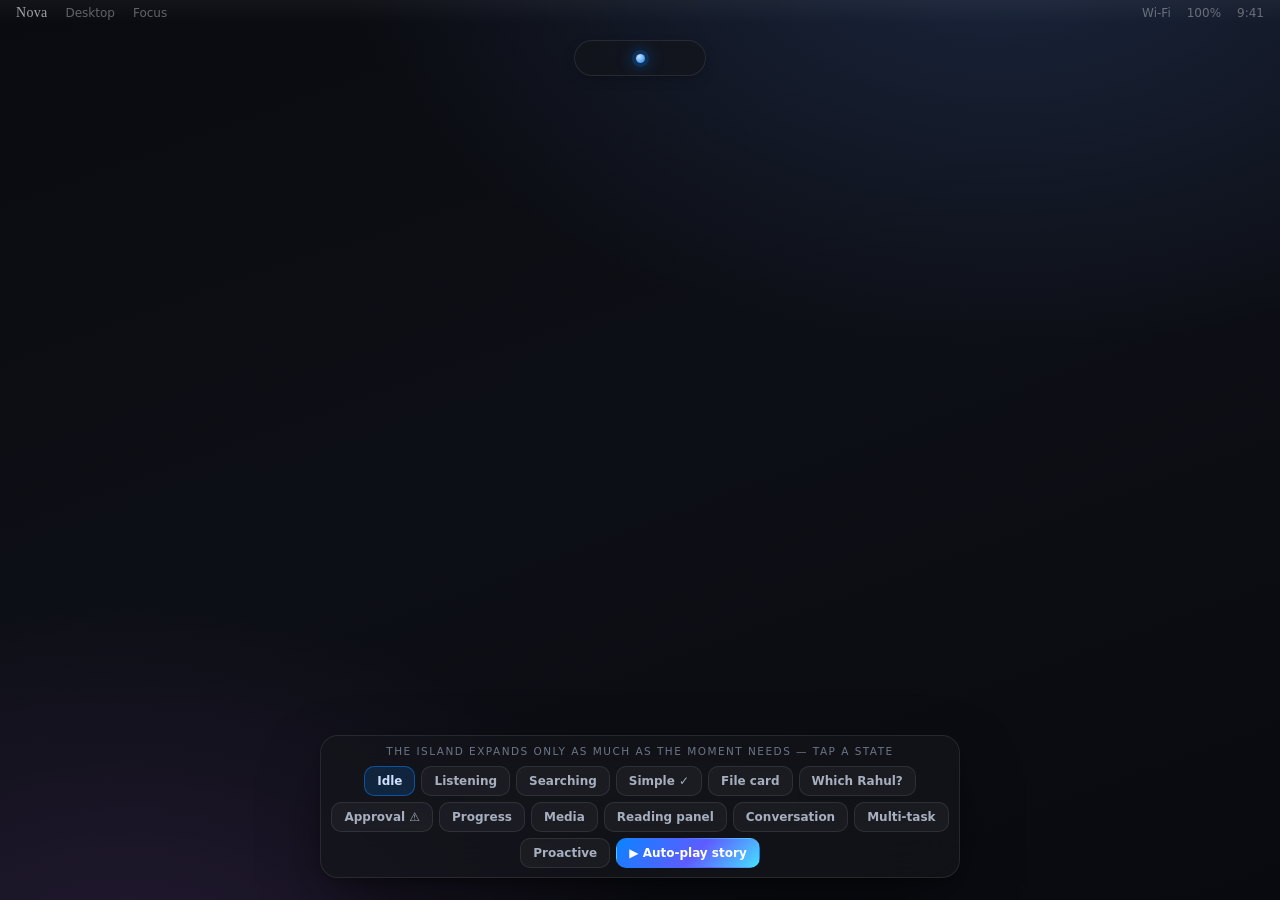
<file: docs/ui-mock/island.html>
<!doctype html>
<html lang="en">
<head>
<meta charset="utf-8">
<meta name="viewport" content="width=device-width, initial-scale=1">
<title>Nova — Island UI Mock</title>
<style>
:root{
  /* ── Jarvis × Apple design tokens ───────────────────────────────── */
  --accent:#0a84ff; --accent-2:#5e9bff; --accent-3:#46e0ff;
  --accent-grad:linear-gradient(135deg,#0a84ff 0%,#5e5cff 55%,#46e0ff 100%);
  --danger:#ff453a; --good:#30d158; --warn:#ff9f0a;
  --ink:#f4f6fb; --ink-2:#a7afbe; --ink-3:#6d7686;
  --glass:rgba(20,21,27,.72);
  --glass-solid:rgba(23,24,31,.94);
  --stroke:rgba(255,255,255,.09);
  --stroke-2:rgba(255,255,255,.06);
  --accent-soft:rgba(10,132,255,.16);
  --r-pill:999px; --r-card:22px; --r-panel:26px;
  --ease:cubic-bezier(.22,1,.36,1);
  --ease-out:cubic-bezier(.22,1.28,.36,1);   /* gentle overshoot on arrival */
  --fast:180ms; --slow:440ms;
  --shadow:0 24px 70px -18px rgba(0,0,0,.7), 0 4px 14px -6px rgba(0,0,0,.5);
  --glow:0 0 0 1px var(--stroke), var(--shadow);
  --font:-apple-system,"SF Pro Text","Segoe UI Variable","Segoe UI",system-ui,sans-serif;
  /* editorial serif for display moments only — Vogue restraint, sans for the rest */
  --serif:"Hoefler Text","Didot","Playfair Display","Bodoni 72",Georgia,Constantia,serif;
}
*{box-sizing:border-box}
html,body{height:100%}
body{
  margin:0;font-family:var(--font);color:var(--ink);overflow:hidden;
  -webkit-font-smoothing:antialiased;
  background:
    radial-gradient(1200px 800px at 78% -10%, #1b2740 0%, transparent 55%),
    radial-gradient(1000px 700px at 10% 110%, #241a33 0%, transparent 55%),
    linear-gradient(160deg,#0a0b10 0%,#0d0f16 48%,#090a0f 100%);
}
/* faux desktop chrome so the island reads as "living on the desktop" */
.menubar{position:fixed;top:0;left:0;right:0;height:26px;display:flex;align-items:center;
  gap:18px;padding:0 16px;font-size:12px;color:rgba(255,255,255,.35);
  background:linear-gradient(180deg,rgba(255,255,255,.04),transparent);z-index:1}
.menubar b{font-family:var(--serif);color:rgba(255,255,255,.62);font-weight:500;font-size:14px;letter-spacing:.02em}
.menubar .right{margin-left:auto;display:flex;gap:16px}
.wallpaper-note{position:fixed;left:50%;bottom:118px;transform:translateX(-50%);
  color:rgba(255,255,255,.16);font-size:13px;letter-spacing:.02em;text-align:center;user-select:none}

/* ── The Island ─────────────────────────────────────────────────── */
.stage{position:fixed;top:40px;left:50%;transform:translateX(-50%);z-index:5;
  display:flex;flex-direction:column;align-items:center;gap:12px;width:min(560px,92vw)}
.island{
  background:var(--glass);backdrop-filter:blur(30px) saturate(180%);
  -webkit-backdrop-filter:blur(30px) saturate(180%);
  border:1px solid var(--stroke);border-radius:var(--r-pill);
  box-shadow:var(--shadow);color:var(--ink);overflow:hidden;
  transition:width var(--slow) var(--ease-out), height var(--slow) var(--ease-out),
             border-radius var(--slow) var(--ease-out), background var(--fast) linear;
  display:flex;align-items:center;justify-content:center;
  width:132px;height:36px;position:relative;
}
.island.card{border-radius:var(--r-card)}
.island.danger{background:rgba(40,20,20,.8);border-color:rgba(255,69,58,.4)}
.island.shake{animation:shake .5s var(--ease)}
@keyframes shake{10%,90%{transform:translateX(-2px)}30%,70%{transform:translateX(3px)}50%{transform:translateX(-4px)}}
/* content fades fast; the shell morphs slow → reads as one object reconfiguring */
.body{width:100%;height:100%;display:flex;align-items:center;justify-content:center;
  animation:fadein var(--fast) var(--ease)}
@keyframes fadein{from{opacity:0;transform:translateY(3px)}to{opacity:1;transform:none}}

/* idle dot */
.dot{width:9px;height:9px;border-radius:50%;background:radial-gradient(circle at 34% 30%,#cfe0ff,var(--accent));
  box-shadow:0 0 0 4px var(--accent-soft),0 0 16px 2px rgba(10,132,255,.55);animation:breathe 3.4s var(--ease) infinite}
@keyframes breathe{0%,100%{transform:scale(.82);opacity:.65}50%{transform:scale(1);opacity:1}}
.dot.idle-only{}

/* status pill row */
.row{display:flex;align-items:center;gap:11px;padding:0 18px;width:100%;height:100%}
.row.center{justify-content:center}
.glyph{width:22px;height:22px;flex:0 0 auto;display:grid;place-items:center;border-radius:50%}
.glyph.accent{color:#cfe0ff}
.status{font-size:13px;font-weight:480;letter-spacing:.01em;white-space:nowrap;color:var(--ink)}
.status .muted{color:var(--ink-2);font-weight:420}

/* listening waveform */
.wave{display:inline-flex;align-items:center;gap:3px;height:18px}
.wave i{width:3px;height:6px;border-radius:2px;background:var(--accent-3);animation:eq 1s var(--ease) infinite}
.wave i:nth-child(2){animation-delay:.12s}.wave i:nth-child(3){animation-delay:.24s}
.wave i:nth-child(4){animation-delay:.36s}.wave i:nth-child(5){animation-delay:.08s}
.wave i:nth-child(6){animation-delay:.30s}.wave i:nth-child(7){animation-delay:.18s}
@keyframes eq{0%,100%{height:5px;opacity:.55}50%{height:17px;opacity:1}}

/* thinking dots */
.think{display:inline-flex;gap:5px}
.think i{width:5px;height:5px;border-radius:50%;background:var(--ink-2);animation:tk 1.1s var(--ease) infinite}
.think i:nth-child(2){animation-delay:.15s}.think i:nth-child(3){animation-delay:.3s}
@keyframes tk{0%,100%{opacity:.25;transform:translateY(0)}40%{opacity:1;transform:translateY(-3px)}}

/* progress ring (small) */
.ring{--p:0;width:20px;height:20px;border-radius:50%;
  background:conic-gradient(var(--accent) calc(var(--p)*1%), rgba(255,255,255,.12) 0);
  -webkit-mask:radial-gradient(farthest-side,transparent 62%,#000 64%);mask:radial-gradient(farthest-side,transparent 62%,#000 64%)}

/* ── Card interior (expanded island) ───────────────────────────── */
.card-body{padding:20px 22px 18px;width:100%;text-align:left;animation:fadein var(--fast) var(--ease)}
.chead{display:flex;align-items:center;gap:13px;margin-bottom:15px}
.chead .ic{width:30px;height:30px;border-radius:9px;display:grid;place-items:center;font-size:15px;
  background:var(--accent-soft);color:#cfe0ff;flex:0 0 auto}
.chead .ic.danger{background:rgba(255,69,58,.14);color:#ffb3ad}
.eyebrow{font-size:9.5px;letter-spacing:.24em;text-transform:uppercase;color:var(--ink-3);font-weight:600;margin-bottom:4px}
.title{font-family:var(--serif);font-size:20px;font-weight:500;letter-spacing:.005em;line-height:1.16;margin:0}
.sub{font-size:12.5px;color:var(--ink-2);line-height:1.55;margin-top:6px;font-weight:420}
.opts{display:flex;flex-direction:column;gap:9px;margin-top:6px}
.opt{display:flex;align-items:center;gap:13px;padding:12px 14px;border-radius:14px;
  border:1px solid var(--stroke-2);background:rgba(255,255,255,.03);cursor:pointer;
  transition:background var(--fast),border-color var(--fast),transform var(--fast)}
.opt:hover{background:var(--accent-soft);border-color:rgba(10,132,255,.35);transform:translateY(-1px)}
.opt .av{width:34px;height:34px;border-radius:50%;flex:0 0 auto;display:grid;place-items:center;
  font-weight:500;font-size:12px;letter-spacing:.03em;color:#fff;background:var(--accent-grad)}
.opt .ol{font-size:13.5px;font-weight:500;letter-spacing:-.01em}
.opt .os{font-size:11.5px;color:var(--ink-2);margin-top:1px;letter-spacing:.01em}
.actions{display:flex;gap:10px;justify-content:flex-end;margin-top:18px}
.btn{font:500 12.5px var(--font);letter-spacing:.005em;padding:9px 17px;border-radius:11px;border:1px solid transparent;cursor:pointer;
  transition:transform var(--fast),background var(--fast),border-color var(--fast)}
.btn:active{transform:scale(.96)}
.btn.ghost{background:rgba(255,255,255,.05);color:var(--ink);border-color:var(--stroke)}
.btn.ghost:hover{background:rgba(255,255,255,.1)}
.btn.primary{background:var(--accent);color:#fff}
.btn.primary:hover{background:#2b97ff}
.btn.danger{background:var(--danger);color:#fff}
.btn.danger:hover{background:#ff655b}
.btn.sm{padding:6px 12px;font-size:12px;border-radius:9px}

/* progress bar */
.pbar{height:6px;border-radius:999px;background:rgba(255,255,255,.09);overflow:hidden;margin:12px 0 8px}
.pbar>i{display:block;height:100%;border-radius:999px;background:var(--accent-grad);transition:width .4s var(--ease)}
.pstat{display:flex;justify-content:space-between;font-size:11.5px;color:var(--ink-2)}

/* trail (action trail) */
.trail{display:flex;flex-direction:column;gap:7px;margin-top:6px}
.tr{display:flex;align-items:center;gap:9px;font-size:12.5px;color:var(--ink-2)}
.tr .tick{width:16px;height:16px;border-radius:50%;background:rgba(48,209,88,.18);color:var(--good);
  display:grid;place-items:center;font-size:10px;flex:0 0 auto}
.tr.now .tick{background:var(--accent-soft);color:var(--accent-3)}

/* ── Attached surfaces (widget / panel / tray) ─────────────────── */
.surface{width:min(440px,92vw);background:var(--glass);backdrop-filter:blur(30px) saturate(180%);
  -webkit-backdrop-filter:blur(30px) saturate(180%);border:1px solid var(--stroke);
  border-radius:var(--r-panel);box-shadow:var(--shadow);overflow:hidden;
  animation:rise var(--slow) var(--ease-out)}
@keyframes rise{from{opacity:0;transform:translateY(-14px) scale(.96)}to{opacity:1;transform:none}}
.surface.wide{width:min(560px,94vw)}

/* media widget */
.media{display:flex;align-items:center;gap:14px;padding:14px 16px}
.media .art{width:52px;height:52px;border-radius:12px;flex:0 0 auto;
  background:linear-gradient(135deg,#ff5f6d,#ffc371);box-shadow:0 6px 18px -6px rgba(255,95,109,.6);
  display:grid;place-items:center;font-size:22px}
.media .meta{flex:1;min-width:0}
.media .mt{font-size:14px;font-weight:500;letter-spacing:-.01em;white-space:nowrap;overflow:hidden;text-overflow:ellipsis}
.media .ma{font-size:11.5px;color:var(--ink-2);margin-top:1px;letter-spacing:.02em}
.media .mprog{height:3px;border-radius:2px;background:rgba(255,255,255,.12);margin-top:8px;overflow:hidden}
.media .mprog>i{display:block;height:100%;width:38%;background:#fff;border-radius:2px}
.mc{display:flex;gap:6px;align-items:center}
.mc button{width:34px;height:34px;border-radius:50%;border:0;cursor:pointer;background:rgba(255,255,255,.07);
  color:var(--ink);display:grid;place-items:center;font-size:14px;transition:background var(--fast)}
.mc button:hover{background:rgba(255,255,255,.14)}
.mc .play{width:40px;height:40px;background:#fff;color:#111}

/* reading panel */
.panel-head{display:flex;align-items:center;justify-content:space-between;padding:20px 24px 14px;border-bottom:1px solid var(--stroke-2)}
.panel-head .pt{font-family:var(--serif);font-size:20px;font-weight:500;letter-spacing:.01em}
.panel-head .x{width:26px;height:26px;border-radius:50%;border:0;background:rgba(255,255,255,.06);color:var(--ink-2);cursor:pointer}
.panel-body{padding:18px 24px 20px;max-height:300px;overflow:auto;font-size:13.5px;line-height:1.72;color:#d7dbe4;font-weight:420}
.panel-body p:first-child{font-size:15.5px;line-height:1.6;color:#eef1f6;font-weight:440;margin-bottom:16px}
.panel-body h4{font-size:9.5px;letter-spacing:.22em;text-transform:uppercase;color:var(--ink-3);font-weight:600;margin:20px 0 7px}
.panel-body p{margin:0 0 13px}
.panel-foot{padding:10px 16px;border-top:1px solid var(--stroke);display:flex;justify-content:flex-end}
.mic-chip{display:inline-flex;align-items:center;gap:8px;padding:8px 14px;border-radius:999px;
  background:rgba(255,255,255,.05);border:1px solid var(--stroke);font-size:12.5px;color:var(--ink-2)}

/* ── Task thread (multi‑turn, agentic — NOT a chat log) ───────────
   The conversation is distilled into a task: a serif goal, the resolved
   criteria as quiet chips (the dialogue, condensed to facts), a slim
   timeline of what was settled, and an editorial ranked result list. */
.thread{padding:22px 24px 16px}
.thread-head{display:flex;align-items:flex-start;gap:14px}
.thread-head .tg{width:34px;height:34px;border-radius:10px;flex:0 0 auto;display:grid;place-items:center;
  font-size:16px;background:var(--accent-soft);color:#cfe0ff}
.thread-title{font-family:var(--serif);font-size:21px;font-weight:500;letter-spacing:.01em;line-height:1.12}
.thread-goal{font-size:12px;color:var(--ink-3);margin-top:3px;letter-spacing:.02em}
.criteria{display:flex;flex-wrap:wrap;gap:7px;margin:15px 0 4px}
.crit{display:inline-flex;align-items:baseline;gap:6px;padding:5px 11px;border-radius:999px;
  background:rgba(255,255,255,.04);border:1px solid var(--stroke-2);font-size:11.5px}
.crit .ck{font-size:9px;letter-spacing:.16em;text-transform:uppercase;color:var(--ink-3)}
.crit .cv{color:var(--ink);font-weight:500}
.aside{font-size:11.5px;color:var(--ink-3);font-style:italic;margin:14px 0 2px;padding-left:13px;
  border-left:2px solid var(--stroke);line-height:1.5}
.rlabel{font-size:9.5px;letter-spacing:.22em;text-transform:uppercase;color:var(--ink-3);margin:18px 0 2px}
.results{display:flex;flex-direction:column}
.result{display:flex;align-items:center;gap:14px;padding:13px 2px;border-bottom:1px solid var(--stroke-2);cursor:pointer;transition:padding var(--fast)}
.result:last-child{border-bottom:0}
.result:hover{padding-left:6px}
.result .rn{font-family:var(--serif);font-size:13px;color:var(--ink-3);width:20px;flex:0 0 auto}
.result .rmain{flex:1}
.result .rt{font-size:14px;font-weight:500;letter-spacing:-.01em}
.result .rmeta{font-size:11px;color:var(--ink-3);margin-top:2px;letter-spacing:.03em}
.result .rp{font-size:14px;font-weight:500;color:var(--ink);letter-spacing:-.01em;font-variant-numeric:tabular-nums}
.thread-foot{display:flex;align-items:center;justify-content:space-between;margin-top:16px;padding-top:14px;border-top:1px solid var(--stroke-2)}
.thread-foot .more{font-size:12px;color:var(--accent-3);cursor:pointer;letter-spacing:.01em}

/* satellites */
.sats{display:flex;flex-direction:column;gap:8px;padding:12px 14px}
.sat{display:flex;align-items:center;gap:11px;font-size:13px;padding:8px 10px;border-radius:11px;background:rgba(255,255,255,.04);border:1px solid var(--stroke-2)}
.sat .si{width:26px;height:26px;border-radius:8px;display:grid;place-items:center;background:var(--accent-soft);flex:0 0 auto}
.sat .sp{margin-left:auto;font-size:11.5px;color:var(--ink-2)}
.badge{position:absolute;top:-4px;right:-4px;min-width:18px;height:18px;border-radius:9px;background:var(--accent);
  color:#fff;font-size:10.5px;font-weight:700;display:grid;place-items:center;padding:0 5px;border:2px solid #0c0d12}

/* ── Demo dock ──────────────────────────────────────────────────── */
.dock{position:fixed;left:50%;bottom:22px;transform:translateX(-50%);z-index:8;
  display:flex;gap:6px;flex-wrap:wrap;justify-content:center;max-width:94vw;
  background:var(--glass);backdrop-filter:blur(24px);-webkit-backdrop-filter:blur(24px);
  border:1px solid var(--stroke);border-radius:18px;padding:9px;box-shadow:var(--shadow)}
.dock .lbl{width:100%;text-align:center;font-size:10.5px;letter-spacing:.14em;text-transform:uppercase;
  color:var(--ink-3);margin:0 0 3px}
.chip{font:600 12px var(--font);padding:7px 12px;border-radius:10px;border:1px solid var(--stroke);
  background:rgba(255,255,255,.04);color:var(--ink-2);cursor:pointer;transition:all var(--fast);white-space:nowrap}
.chip:hover{background:rgba(255,255,255,.09);color:var(--ink)}
.chip.on{background:var(--accent-soft);border-color:rgba(10,132,255,.5);color:#cfe0ff}
.chip.play{background:var(--accent-grad);color:#fff;border-color:transparent}
.caption{position:fixed;left:50%;bottom:96px;transform:translateX(-50%);z-index:7;
  font-size:12.5px;color:var(--ink-3);text-align:center;max-width:520px;transition:opacity var(--fast);
  font-style:italic}
[hidden]{display:none!important}
</style>
</head>
<body>
<div class="menubar"><b>Nova</b><span>Desktop</span><span>Focus</span>
  <div class="right"><span>Wi‑Fi</span><span>100%</span><span>9:41</span></div></div>
<div class="wallpaper-note">your desktop · the agent lives here</div>

<div class="stage">
  <div id="island" class="island"><div class="body"><span class="dot"></span></div></div>
  <div id="attach"></div>
</div>

<div id="caption" class="caption"></div>

<div class="dock">
  <span class="lbl">the island expands only as much as the moment needs — tap a state</span>
  <button class="chip on" data-s="idle">Idle</button>
  <button class="chip" data-s="listening">Listening</button>
  <button class="chip" data-s="searching">Searching</button>
  <button class="chip" data-s="simple">Simple ✓</button>
  <button class="chip" data-s="file">File card</button>
  <button class="chip" data-s="choice">Which Rahul?</button>
  <button class="chip" data-s="approval">Approval ⚠</button>
  <button class="chip" data-s="progress">Progress</button>
  <button class="chip" data-s="media">Media</button>
  <button class="chip" data-s="reading">Reading panel</button>
  <button class="chip" data-s="tray">Conversation</button>
  <button class="chip" data-s="sats">Multi‑task</button>
  <button class="chip" data-s="proactive">Proactive</button>
  <button class="chip play" data-s="auto">▶ Auto‑play story</button>
</div>

<script>
const island = document.getElementById('island');
const attach = document.getElementById('attach');
const caption = document.getElementById('caption');
const dock = document.querySelector('.dock');

function set(cls){ island.className = 'island' + (cls?(' '+cls):''); }
function body(html){ island.innerHTML = '<div class="body">'+html+'</div>'; }
function shell(html){ island.innerHTML = html; } // full-bleed card interior
function say(t){ caption.textContent = t; }
function clearAttach(){ attach.innerHTML = ''; }
function shake(){ island.classList.add('shake'); setTimeout(()=>island.classList.remove('shake'),520); }

const WAVE = '<span class="wave"><i></i><i></i><i></i><i></i><i></i><i></i><i></i></span>';

const states = {
  idle(){ set(''); island.style.width='132px'; island.style.height='36px';
    body('<span class="dot"></span>'); clearAttach(); say('Level 0 — presence. Almost invisible, a slow breath.'); },

  listening(){ set(''); island.style.width='230px'; island.style.height='42px';
    body('<div class="row center"><span class="glyph accent">◉</span><span class="status">Listening</span>'+WAVE+'</div>');
    clearAttach(); say('It’s waiting for you — a subtle waveform, never “🔴 RECORDING”.'); },

  searching(){ set(''); island.style.width='250px'; island.style.height='42px';
    body('<div class="row center"><span class="think"><i></i><i></i><i></i></span><span class="status"><span class="muted">Searching your files…</span></span></div>');
    clearAttach(); say('Status is semantic: “Searching your files”, not “Thinking…”.'); },

  simple(){ set(''); island.style.width='176px'; island.style.height='40px';
    body('<div class="row center"><span class="glyph" style="color:var(--good)">✓</span><span class="status">Notepad</span></div>');
    clearAttach(); say('Simple action → a 2‑second confirmation, then it collapses to ●.');
    setTimeout(()=>{ if(current==='simple') states.idle(); }, 2200); },

  file(){ set('card'); island.style.width='360px'; island.style.height='auto';
    shell('<div class="card-body"><div class="chead"><span class="ic">📄</span><div><div class="title">Resume_2026.pdf</div><div class="sub">Updated 2 hours ago · Documents / Career</div></div></div><div class="actions"><button class="btn ghost sm">⋯</button><button class="btn primary sm">Open</button></div></div>');
    clearAttach(); say('Medium result → a compact card. Click Open, or just say “open it.”'); },

  choice(){ set('card'); island.style.width='380px'; island.style.height='auto';
    shell('<div class="card-body"><div class="chead"><span class="ic">✉</span><div><div class="eyebrow">Send resume</div><div class="title">Which Rahul?</div></div></div><div class="opts">'+
      opt('RS','Rahul Sharma','rahul@company.com')+opt('RK','Rahul Kumar','rahul@gmail.com')+
      '</div><div class="actions"><button class="btn ghost sm" data-go="idle">Cancel</button></div></div>');
    clearAttach(); say('It only becomes big when it must. Answer by click or voice.'); },

  approval(){ set('card danger'); island.style.width='372px'; island.style.height='auto'; shake();
    shell('<div class="card-body"><div class="chead"><span class="ic danger">⚠</span><div><div class="eyebrow" style="color:var(--danger)">Before I continue</div><div class="title">Delete 143 files?</div></div></div><div class="sub">This cannot be easily undone.</div><div class="actions"><button class="btn ghost" data-go="idle">Cancel</button><button class="btn danger">Approve</button></div></div>');
    clearAttach(); say('Dangerous actions change the visual language and stop for approval.'); },

  progress(){ set('card'); island.style.width='372px'; island.style.height='auto';
    shell('<div class="card-body"><div class="chead"><span class="ic">📁</span><div><div class="title">Organizing Downloads</div></div><button class="btn ghost sm" style="margin-left:auto" data-go="idle">Stop</button></div><div class="pbar"><i id="pb" style="width:12%"></i></div><div class="pstat"><span id="pn">18 files processed</span><span id="pp">12%</span></div></div>');
    clearAttach(); say('Long task → a mini command center. It stays put; you keep working.');
    let p=12; clearInterval(window._pt); window._pt=setInterval(()=>{ if(current!=='progress'){clearInterval(window._pt);return;}
      p=Math.min(100,p+7); const pb=document.getElementById('pb'); if(!pb)return;
      pb.style.width=p+'%'; document.getElementById('pp').textContent=p+'%';
      document.getElementById('pn').textContent=Math.round(p*1.7)+' files processed';
      if(p>=100){ clearInterval(window._pt); states.done(); } },520); },

  done(){ set('card'); island.style.width='340px'; island.style.height='auto';
    shell('<div class="card-body"><div class="chead"><span class="ic" style="background:rgba(48,209,88,.16);color:var(--good)">✓</span><div><div class="title">Task completed</div><div class="sub">Send resume to Rahul</div></div></div><div class="trail">'+
      tr('Found resume')+tr('Found Rahul')+tr('Prepared email')+tr('You approved')+tr('Sent')+'</div></div>');
    clearAttach(); say('The Action Trail: exactly what happened — trust by transparency.');
    setTimeout(()=>{ if(current==='done') states.idle(); }, 3600); },

  media(){ set(''); island.style.width='150px'; island.style.height='38px';
    body('<div class="row center"><span class="dot" style="animation:none"></span><span class="status">🎵</span></div>');
    say('Media becomes an agent‑owned widget; the island shrinks back to ● 🎵.');
    attach.innerHTML='<div class="surface"><div class="media"><div class="art">🎵</div><div class="meta"><div class="mt">Blinding Lights</div><div class="ma">The Weeknd</div><div class="mprog"><i></i></div></div><div class="mc"><button>◀</button><button class="play">❚❚</button><button>▶</button></div></div></div>'; },

  reading(){ states.idle();
    say('Big text never crams into the island — it lays a floating reading panel over the desktop.');
    attach.innerHTML='<div class="surface wide"><div class="panel-head"><span class="pt">Quantum Entanglement</span><button class="x" data-go="idle">✕</button></div><div class="panel-body"><p>Quantum entanglement is a phenomenon where two particles become correlated so that the state of one instantly reflects the state of the other — however far apart they are.</p><h4>How it works</h4><p>When particles interact and then separate, their quantum states remain linked. Measuring one collapses the shared state, determining the other’s outcome faster than light could travel between them — yet it carries no usable signal.</p><p>Einstein called it “spooky action at a distance.” It underpins quantum computing and cryptography.</p></div><div class="panel-foot"><span class="mic-chip">🎤 Ask Nova…</span></div></div>'; },

  tray(){ set(''); island.style.width='128px'; island.style.height='38px';
    body('<div class="row center" style="position:relative"><span class="dot" style="animation:none"></span><span class="status" style="font-size:12px">🔍</span></div>');
    say('Genuine multi‑turn is a TASK, not a chat — the dialogue distills into resolved criteria + results.');
    attach.innerHTML='<div class="surface"><div class="thread">'+
      '<div class="thread-head"><span class="tg">💻</span><div><div class="thread-title">Gaming laptop</div><div class="thread-goal">under ₹80,000 · 5 found</div></div></div>'+
      '<div class="criteria">'+crit('Use','Gaming')+crit('Budget','₹80,000')+crit('Sort','Best value')+'</div>'+
      '<div class="aside">You: “find me a gaming laptop under 80k” → asked use → “gaming”.</div>'+
      '<div class="rlabel">Top picks</div><div class="results">'+
        result('01','ASUS TUF F15','4.5 ★ · RTX 4050','₹74,999')+
        result('02','Lenovo LOQ','4.4 ★ · RTX 4050','₹78,990')+
        result('03','Acer Nitro V','4.3 ★ · RTX 3050','₹69,990')+
      '</div>'+
      '<div class="thread-foot"><span class="more">Show 2 more</span><span class="mic-chip">🎤 refine…</span></div>'+
      '</div></div>'; },

  sats(){ set(''); island.style.width='118px'; island.style.height='38px';
    body('<div class="row center" style="position:relative"><span class="dot" style="animation:none"></span><span class="badge">3</span></div>');
    say('Multiple jobs → one agent, tiny satellites. Click to see all active tasks.');
    attach.innerHTML='<div class="surface"><div class="sats">'+
      sat('📄','Downloading report','72%')+sat('🧠','Summarizing','…')+sat('⏰','Reminder','6:00 PM')+
      '</div></div>'; },

  proactive(){ set('card'); island.style.width='360px'; island.style.height='auto';
    shell('<div class="card-body"><div class="chead"><span class="ic">📅</span><div><div class="eyebrow">In 2 minutes</div><div class="title">Product Review</div></div></div><div class="actions"><button class="btn ghost sm" data-go="idle">Dismiss</button><button class="btn primary sm">Join</button></div></div>');
    clearAttach(); say('Proactive — but extremely restrained, so it never becomes Clippy.'); },
};

function opt(av,name,mail){ return '<div class="opt" data-go="idle"><span class="av">'+av+'</span><div><div class="ol">'+name+'</div><div class="os">'+mail+'</div></div></div>'; }
function tr(t){ return '<div class="tr"><span class="tick">✓</span>'+t+'</div>'; }
function crit(k,v){ return '<span class="crit"><span class="ck">'+k+'</span><span class="cv">'+v+'</span></span>'; }
function result(n,name,meta,price){ return '<div class="result" data-go="idle"><span class="rn">'+n+'</span><div class="rmain"><div class="rt">'+name+'</div><div class="rmeta">'+meta+'</div></div><span class="rp">'+price+'</span></div>'; }
function sat(ic,t,p){ return '<div class="sat"><span class="si">'+ic+'</span>'+t+'<span class="sp">'+p+'</span></div>'; }

let current='idle';
function go(s){ current=s; clearInterval(window._pt);
  [...dock.querySelectorAll('.chip')].forEach(c=>c.classList.toggle('on', c.dataset.s===s && s!=='auto'));
  (states[s]||states.idle)(); }

dock.addEventListener('click', e=>{ const c=e.target.closest('.chip'); if(!c)return;
  if(c.dataset.s==='auto') return autoplay(); go(c.dataset.s); });
// inline "Cancel/Dismiss/option" buttons return to idle
document.addEventListener('click', e=>{ const g=e.target.closest('[data-go]'); if(g){ go(g.dataset.go); }});

/* Auto‑play: the flagship "send my resume to Rahul" story, one continuous object */
async function autoplay(){
  const wait=ms=>new Promise(r=>setTimeout(r,ms));
  go('idle'); await wait(900);
  current='auto'; states.listening(); body('<div class="row center"><span class="glyph accent">◉</span><span class="status">“Send my resume to Rahul”</span>'+WAVE+'</div>'); await wait(1900);
  current='auto'; set(''); island.style.width='250px'; island.style.height='42px';
  body('<div class="row center"><span class="think"><i></i><i></i><i></i></span><span class="status"><span class="muted">Preparing email…</span></span></div>'); await wait(1600);
  current='choice'; states.choice(); await wait(2400);
  current='auto'; set('card'); island.style.width='340px'; island.style.height='auto';
  shell('<div class="card-body"><div class="chead"><span class="ic">✉</span><div><div class="title">Send to Rahul Sharma?</div><div class="sub">Resume_2026.pdf · rahul@company.com</div></div></div><div class="actions"><button class="btn ghost sm">Cancel</button><button class="btn primary sm">Send</button></div></div>');
  say('Confirm the outbound action — one tap, or “yes.”'); await wait(2200);
  current='done'; states.done();
}

go('idle');
</script>
</body>
</html>
</file>
<file: internal/ui/assets/css/tokens.css>
/* internal/ui/assets/css/tokens.css */
/* ─── Voice Agent · macOS-style frosted-glass overlay ─────────────────────── */
:root{
  /* NOT actually translucent-over-desktop. `backdrop-filter` cannot blur the
     desktop from inside a transparent WebView2 page — there is nothing behind
     the element *in the document* to sample, and the compositor does not feed
     it the screen. At 0.66 alpha that produced a see-through hole with the
     desktop fully legible through it: tolerable on a 300px pill, unreadable on
     a 720x520 sheet or the Control Center.

     So the surfaces are opaque, and the "glass" reads from the 1px stroke, the
     inset top highlight, and the drop shadow instead. The island keeps a hair
     of translucency because it is small and sits over a single background;
     large surfaces are effectively solid so text is always legible.

     Real frosted glass is still possible — the window is region-shaped, so DWM
     acrylic can be applied within the region via SetWindowCompositionAttribute.
     That is a Win32 change, not a CSS one, and it is deliberately not v1. */
  --glass: rgba(21,22,28,0.95);          /* island / small caps */
  --glass-surface: rgba(17,18,23,0.985); /* sheets, cards, Control Center */
  --glass-solid: #14151b;
  --hi: rgba(255,255,255,0.16);      /* crisp lit top edge (inner highlight) */
  --hi-soft: rgba(255,255,255,0.05); /* faint interior top glow */
  --stroke: rgba(255,255,255,0.14);  /* hairline edge, reads as lit from above */
  --stroke-2: rgba(255,255,255,0.06);/* fainter hairline for editorial section rules */
  --ink:#f2f3f7; --ink-2:#a6abb8; --ink-3:#6b7180;
  --accent:#0a84ff;                  /* macOS system blue */
  --accent-soft: rgba(10,132,255,.16);
  --good:#30d158; --warn:#ff9f0a; --danger:#ff453a;
  --shadow: 0 22px 60px -18px rgba(0,0,0,.72), 0 6px 18px -8px rgba(0,0,0,.55);
  /* Real depth WITHOUT an outside drop shadow. The window is region-shaped and
     the region hard-crops anything past the border box, so a normal
     drop-shadow is clipped away and the surface reads flat. Instead the object
     is sculpted from the *inside*: a crisp 1px top highlight and a faint lit
     inner wall (as if light falls from above), a dark bottom edge, and a soft
     vignette rising from the base plus a gentle glow under the top edge. These
     are all `inset`, so they paint over the fill but under the content, survive
     the region crop, and are not reset by the `background`-only surface
     overrides below (box-shadow is left untouched there). */
  --depth:
    inset 0 1px 0 0 var(--hi),
    inset 0 0 0 1px rgba(255,255,255,.035),
    inset 0 -1px 0 0 rgba(0,0,0,.55),
    inset 0 -16px 26px -18px rgba(0,0,0,.55),
    inset 0 10px 22px -18px var(--hi-soft);
  --font:-apple-system,"SF Pro Text","SF Pro Display",system-ui,"Segoe UI",Roboto,sans-serif;
  /* Editorial serif for DISPLAY moments only (surface/card/panel titles) —
     Vogue restraint: sans stays for all UI/body copy. Lighter weights and more
     air are what read as "editorial"; the serif is reserved for titles. */
  --serif:"Hoefler Text","Didot","Playfair Display","Bodoni 72",Georgia,Constantia,serif;
  --ease:cubic-bezier(.22,.7,.3,1);
  /* Gentle overshoot on arrival — used by display-title/appear animations. */
  --ease-out:cubic-bezier(.22,1.28,.36,1);
}
*{box-sizing:border-box;margin:0;padding:0}
html,body{width:100%;height:100%;overflow:hidden;background:transparent;color:var(--ink);
  font-family:var(--font);-webkit-font-smoothing:antialiased;letter-spacing:-0.01em;cursor:default}
button,input,textarea,select{font:inherit;color:inherit}
.hidden{display:none!important}

/* one glass surface, used by the island + every panel/card/dashboard */
.glass{
  background:var(--glass);
  border:1px solid var(--stroke);
  box-shadow:var(--shadow), var(--depth);
}
/* Anything large enough to read paragraphs on gets the near-solid fill.
   The command/result/approve sheets are not separate elements — they render
   INSIDE the island, so the sheet IS the island at 720x520. Key off presence
   rather than a panel class, which no longer exists after the surface split. */
#island[data-presence="sheet"],
#island[data-presence="expanded"],
#island[data-presence="answerSm"],
#island[data-presence="answerMd"],
#island[data-presence="answerLg"],
#island[data-presence="choiceSm"],
#island[data-presence="choiceMd"],
#island[data-presence="choiceLg"],
#dashboard.glass{ background:var(--glass-surface) }

#shell{position:fixed;inset:0}
</file>
<file: internal/ui/assets/css/island.css>
/* internal/ui/assets/css/island.css */
/* Horizontal position is owned entirely by pairLayout (geometry.js), which
   sets #island.style.left every rerender() — the translateX(-50%) centering
   this rule used to carry is gone so there is exactly one source of truth
   for where the pill sits; setting `left` from JS while that transform was
   still applied double-offset the island. */
#island{
  position:fixed; top:10px; left:50%; margin-left:0;
  width:260px; height:40px; border-radius:20px;
  display:flex; align-items:center; overflow:hidden;
  cursor:pointer; z-index:6;
  will-change:width,height,border-radius,left;
}
/* Specular sheen — a soft bloom of light across the top third, as if the
   object is lit from above. This is the finishing touch on top of the inset
   depth in .glass (tokens.css). It is a painted gradient, not a shadow,
   because the region hard-crop clips anything outside the border box; kept
   inside via border-radius:inherit + the crop the pill already has, and kept
   BELOW the caps/label by the stacking rule that follows (the pseudo-element
   is positioned at z-index:0; the flex children are lifted to z-index:1). */
#island::before,#bubble::before{
  content:""; position:absolute; inset:0; border-radius:inherit;
  pointer-events:none; z-index:0;
  background:linear-gradient(180deg,
    rgba(255,255,255,.07) 0%,
    rgba(255,255,255,.02) 36%,
    rgba(255,255,255,0) 60%);
}
#island > *,#bubble > *{position:relative; z-index:1}
/* Caps translate, never cross-fade — that is what gives the island object
   permanence when its content changes underneath. */
#island .cap{
  flex:0 0 auto; width:28px; height:28px; margin:0 6px;
  display:grid; place-items:center; border-radius:50%;
  transition:transform 460ms cubic-bezier(.22,1.16,.36,1), opacity 200ms linear;
}
/* A cap-sized icon container. Distinct from `.orb` (surfaces.css), which is a
   9px dot with its own background and glow — putting a 20px .ico inside that
   made the glyph overflow the dot and collide with the label. */
#island .cap-glyph{display:grid;place-items:center;width:100%;height:100%;color:var(--ink-2)}
#island .cap-glyph.accent{color:var(--accent)}
#island .cap-glyph.warm{color:var(--warn)}
#island .cap-glyph.glyph-pulse{animation:glyphPulse 1.7s var(--ease) infinite}
@keyframes glyphPulse{0%,100%{opacity:.55;transform:scale(.94)}50%{opacity:1;transform:scale(1)}}
@media (prefers-reduced-motion:reduce){#island .cap-glyph.glyph-pulse{animation:none}}
#island .cap.lead{margin-left:8px}
#island .cap.trail{margin-right:8px;margin-left:auto}
/* Settings affordance rendered into the trailing cap for idle content (see
   updateCaps() in main.js) — not part of the brief's static #island markup,
   added in fix round 1 so the Control Center has a mouse entry point. */
#island .cap-btn{all:unset;display:grid;place-items:center;width:100%;height:100%;
  cursor:pointer;color:inherit;box-sizing:border-box}
#island .cap-btn:hover{color:var(--ink)}
/* Settings' second entry point (see index.html): while any live activity
   owns the trailing cap, this row surfaces the same gear so the Control
   Center is still reachable by mouse. Shown at presence="peek" (hover
   always promotes there — state.js) unless the idle cap already has its
   own gear, so the two never render at once; ALSO shown at
   presence="expanded", which is exclusively trust.approval (state.js
   forces it unconditionally, with no hover branch, so an open approval
   never reaches 'peek' on its own) — fix-round-1 finding: without this,
   settings was unreachable by mouse for the entire time an approval sat
   open, which trust.approval's deliberate no-ttl design means could be
   indefinite. resolve() itself is untouched; this is CSS-only. */
#island .peek-actions{display:none; flex:0 0 auto; width:28px; height:28px; margin:0 8px 0 2px}
#island[data-presence="peek"]:not([data-content="idle"]) .peek-actions,
#island[data-presence="expanded"] .peek-actions{display:grid}
#island .body{
  flex:1 1 auto; min-width:0; position:relative; height:100%;
  display:flex; align-items:center;
}
#island .body > *{position:absolute; inset:0; display:flex; align-items:center; gap:8px}
#island[data-presence="expanded"] .body > *,
#island[data-presence="sheet"] .body > *{align-items:flex-start; flex-direction:column; padding:14px 4px}
/* Content-sized surfaces (the answer tiers + the interactive choice tiers) fill
   the island edge-to-edge and rely on their own internal chrome padding — no
   14px inset — so a compact pill-card doesn't waste its already-small area. */
#island[data-presence="answerSm"] .body > *,
#island[data-presence="answerMd"] .body > *,
#island[data-presence="answerLg"] .body > *,
#island[data-presence="choiceSm"] .body > *,
#island[data-presence="choiceMd"] .body > *,
#island[data-presence="choiceLg"] .body > *{align-items:stretch; flex-direction:column; padding:0}
/* Empty caps are 40px columns each side (fine on the 720px sheet, wasteful on a
   420px answer pill). Collapse them for these content-sized surfaces so the
   surface uses the full island width. */
#island[data-presence="answerSm"] .cap,
#island[data-presence="answerMd"] .cap,
#island[data-presence="answerLg"] .cap,
#island[data-presence="choiceSm"] .cap,
#island[data-presence="choiceMd"] .cap,
#island[data-presence="choiceLg"] .cap{display:none}
#island .ttl{font-size:13px;font-weight:560;white-space:nowrap;overflow:hidden;text-overflow:ellipsis}
#island .sub{font-size:11.5px;color:var(--ink-2)}
/* task.progress card: editorial head (icon + serif title + inline Stop), a
   determinate bar with a tabular figure row, and the Action Trail on done. */
#island .task-prog{display:flex;flex-direction:column;gap:12px;width:100%}
#island .tp-head{display:flex;align-items:center;gap:13px}
#island .tp-ic{width:30px;height:30px;flex:0 0 auto;border-radius:9px;display:grid;place-items:center;
  background:var(--accent-soft);color:#cfe0ff}
#island .tp-ic .ico{width:17px;height:17px}
#island .tp-ic.good{background:rgba(48,209,88,.16);color:#b6f7c6}
#island .tp-ic.warm{background:rgba(255,159,10,.16);color:#ffd79a}
#island .tp-headtext{display:flex;flex-direction:column;gap:2px;min-width:0}
#island .tp-title{font-family:var(--serif);font-size:18px;font-weight:500;letter-spacing:.005em;line-height:1.16;
  white-space:nowrap;overflow:hidden;text-overflow:ellipsis}
#island .tp-prog{display:flex;flex-direction:column;gap:8px}
#island .prog-bar{height:6px;border-radius:999px;background:rgba(255,255,255,.09);overflow:hidden}
#island .prog-bar > i{display:block;height:100%;border-radius:999px;
  background:linear-gradient(135deg,#0a84ff 0%,#5e5cff 55%,#46e0ff 100%);transition:width .4s var(--ease)}
#island .pstat{display:flex;justify-content:space-between;font-size:11.5px;color:var(--ink-2);
  font-variant-numeric:tabular-nums}
/* Action Trail — a column of ✓ steps (mock). */
#island .trail{display:flex;flex-direction:column;gap:8px}
#island .trail .tr{display:flex;align-items:center;gap:10px;font-size:12.5px;color:var(--ink-2)}
#island .trail .tick{width:17px;height:17px;flex:0 0 auto;border-radius:50%;display:grid;place-items:center;
  background:rgba(48,209,88,.18);color:var(--good)}
#island .trail .tick .ico{width:11px;height:11px;stroke-width:2.4}
#island .trail .tr.now .tick{background:var(--accent-soft);color:var(--accent)}
/* spotify.nowplaying media widget (mock): art tile, title/artist, thin
   progress, transport. Shown at the expanded face (see renderMediaWidget). */
#island .media{display:flex;align-items:center;gap:14px;width:100%}
#island .media-art{width:52px;height:52px;flex:0 0 auto;border-radius:12px;overflow:hidden;
  display:grid;place-items:center;color:#cfe0ff;
  background:linear-gradient(135deg,#1db954 0%,#0a84ff 120%);
  box-shadow:0 6px 18px -6px rgba(29,185,84,.5)}
#island .media-art img{width:100%;height:100%;object-fit:cover}
#island .media-art .ico{width:24px;height:24px}
#island .media-meta{flex:1;min-width:0;display:flex;flex-direction:column;gap:2px}
#island .media-title{font-size:14.5px;font-weight:500;letter-spacing:-.01em;
  white-space:nowrap;overflow:hidden;text-overflow:ellipsis}
#island .media-artist{font-size:11.5px;color:var(--ink-2);letter-spacing:.02em;
  white-space:nowrap;overflow:hidden;text-overflow:ellipsis}
#island .media-prog{height:3px;border-radius:2px;background:rgba(255,255,255,.12);overflow:hidden;margin-top:7px}
#island .media-prog > i{display:block;height:100%;background:#fff;border-radius:2px}
#island .media-controls{display:flex;align-items:center;gap:6px;flex:0 0 auto}
#island .media-controls button{width:34px;height:34px;border-radius:50%;border:0;cursor:pointer;
  background:rgba(255,255,255,.07);color:var(--ink);display:grid;place-items:center;transition:background .16s}
#island .media-controls button:hover{background:rgba(255,255,255,.14)}
#island .media-controls button .ico{width:17px;height:17px}
#island .media-controls .play{width:40px;height:40px;background:#fff;color:#111}
#island .media-controls .play .ico{width:19px;height:19px}

.ico{width:20px;height:20px;stroke:currentColor;stroke-width:1.75;fill:none;
  stroke-linecap:round;stroke-linejoin:round}
/* trust.approval's leading risk glyph (activities.js: 'risk-' + d.risk). */
.risk-safe{color:var(--good)}
.risk-risky{color:var(--warn)}
.risk-danger{color:var(--danger)}
/* At dormant the island is 168x32 and text does not fit — but the leading
   glyph must survive, or shy-by-default becomes hidden-by-default. */
#island[data-presence="dormant"] .body{display:none}
#island[data-presence="dormant"] .cap.lead{margin:0 auto}
#island[data-presence="dormant"] .cap.trail{display:none}

/* The detached second activity. Positioned from JS via pairLayout so the
   pill+bubble pair stays centered; CSS owns only appearance and transition. */
#bubble{
  position:fixed; top:10px; left:0;
  width:32px; height:32px; border-radius:50%;
  display:none; place-items:center; overflow:hidden;
  cursor:pointer; z-index:6;
  transform:scale(0); opacity:0;
  will-change:transform,opacity,left,width,height;
}
#bubble.shown{display:grid; transform:scale(1); opacity:1}
/* Arrive with a slight overshoot so it reads as physical; leave without one,
   because a bouncing departure reads as unstable. Same asymmetry as the pill.
   #bubble.leaving keeps display:grid for the duration of the exit (fix-round-2
   finding: the base #bubble{display:none} — an id selector — otherwise beats
   this transition the instant `.shown` is removed, since display isn't
   animatable without transition-behavior:allow-discrete; the box vanished
   in the same frame the class changed rather than scaling out. The id+class
   specificity here (#bubble.leaving) outranks the bare #bubble rule, so the
   box stays rendered — at scale(0)/opacity:0 once the transition finishes —
   until main.js's transitionend handler removes .leaving and lets display
   revert to none. A new bubble arriving mid-leave removes .leaving itself
   (main.js), which un-strands it immediately rather than waiting on this
   transitionend at all. */
#bubble.entering{transition:transform 380ms cubic-bezier(.22,1.16,.36,1), opacity 200ms linear}
#bubble.leaving {display:grid; transition:transform 260ms cubic-bezier(.36,0,.24,1), opacity 180ms linear}
#bubble img{width:100%;height:100%;object-fit:cover}
@media (prefers-reduced-motion:reduce){ #bubble{transition:none!important} }

@media (prefers-reduced-motion:reduce){
  #island,#island .cap{transition:none!important}
}
</file>
<file: internal/ui/assets/css/surfaces.css>
/* internal/ui/assets/css/surfaces.css */
/* Rules for content rendered inside the island body by the command/result/
   approve surface modules (surfaces/*.js) at presence="sheet"/"expanded", plus
   the .orb/.eq/.iconbtn glyphs shared with live activities (activities.js). */

.orb{width:9px;height:9px;border-radius:50%;flex:0 0 auto;background:#5a6070;
  transition:background .2s,box-shadow .2s}
.orb.on{background:radial-gradient(circle at 34% 30%,#bcd6ff,var(--accent));
  box-shadow:0 0 0 3px var(--accent-soft),0 0 12px 1px rgba(10,132,255,.55)}
.orb.pulse{animation:pulse 1.7s var(--ease) infinite}
.orb.warm{background:radial-gradient(circle at 34% 30%,#ffe0ad,var(--warn));box-shadow:0 0 0 3px rgba(255,159,10,.16),0 0 12px 1px rgba(255,159,10,.5)}
.orb.good{background:radial-gradient(circle at 34% 30%,#b6f7c6,var(--good));box-shadow:0 0 0 3px rgba(48,209,88,.16),0 0 12px 1px rgba(48,209,88,.5)}
@keyframes pulse{0%,100%{box-shadow:0 0 0 3px var(--accent-soft),0 0 8px 1px rgba(10,132,255,.4)}50%{box-shadow:0 0 0 6px rgba(10,132,255,.05),0 0 16px 3px rgba(10,132,255,.6)}}
.eq{display:inline-flex;align-items:center;gap:2.5px;height:15px;flex:0 0 auto}
/* Bars keep the ambient `bounce` as an idle baseline, but scaleY tracks the
   live mic level (--mic-level, set on #island from the audio thread) so the
   waveform reacts to the user's actual voice. transform-origin:center makes
   them grow/shrink symmetrically; the fast transition keeps it fluid. */
.eq i{width:2.5px;height:5px;border-radius:2px;background:var(--accent);
  animation:bounce 1s var(--ease) infinite;transform-origin:center;
  transform:scaleY(calc(0.55 + var(--mic-level,0) * 2.4));
  transition:transform 80ms linear}
.eq i:nth-child(2){animation-delay:.15s}.eq i:nth-child(3){animation-delay:.3s}.eq i:nth-child(4){animation-delay:.45s}.eq i:nth-child(5){animation-delay:.1s}
@keyframes bounce{0%,100%{height:4px;opacity:.5}50%{height:14px;opacity:1}}
.iconbtn{width:28px;height:28px;border-radius:50%;border:0;cursor:pointer;display:grid;place-items:center;background:rgba(255,255,255,.06);color:var(--ink-2);transition:background .16s,color .16s;flex:0 0 auto;font-size:14px}
.iconbtn:hover{background:var(--accent-soft);color:#cfe0ff}
.iconbtn.stop{background:rgba(255,69,58,.12);color:var(--danger)}
.iconbtn.stop:hover{background:rgba(255,69,58,.22)}

/* ─── Command / result / approve sheet content ────────────────────────────── */
/* Editorial type system (island.html mock): serif for DISPLAY titles only,
   sans for everything else; eyebrows are wide-tracked small-caps; titles carry
   lighter weight (500) and more air than the old 640/-0.03em treatment. */
.phead{padding:22px 24px 16px;display:flex;align-items:flex-start;justify-content:space-between;gap:16px;border-bottom:1px solid var(--stroke);width:100%}
.eyebrow{font-size:10px;letter-spacing:.2em;text-transform:uppercase;color:var(--accent);font-weight:600;margin:0 0 8px}
.phead h1{font-family:var(--serif);font-size:23px;font-weight:500;letter-spacing:.005em;line-height:1.16;margin:0 0 8px}
.phead p{font-size:12.5px;line-height:1.55;color:var(--ink-2);margin:0;max-width:46ch;font-weight:420}
.chip{padding:6px 11px;border-radius:999px;border:1px solid var(--stroke);background:rgba(255,255,255,.05);color:var(--ink-2);font-size:10px;font-weight:700;text-transform:uppercase;letter-spacing:.1em;white-space:nowrap;flex:0 0 auto}
#commandInput{flex:1;width:100%;min-height:0;border:none;outline:none;background:transparent;color:var(--ink);resize:none;padding:18px 22px;font-size:21px;font-weight:600;line-height:1.3;letter-spacing:-0.02em}
#commandInput::placeholder{color:var(--ink-3)}
.footer{border-top:1px solid var(--stroke);padding:14px 18px 16px;display:flex;flex-direction:column;gap:12px;width:100%}
.suggestions{display:flex;flex-wrap:wrap;gap:8px}
.hint{display:flex;justify-content:space-between;color:var(--ink-3);font-size:11.5px}
kbd{font:600 11px var(--font);color:var(--ink-2);background:rgba(255,255,255,.07);border:1px solid var(--stroke);border-radius:6px;padding:2px 6px}
.obody{padding:18px 22px;overflow:auto;font-size:13.5px;line-height:1.62;color:#dfe2ea;flex:1;width:100%}
.list{display:grid;gap:10px}
.item{padding:12px 14px;border-radius:14px;border:1px solid var(--stroke);background:rgba(255,255,255,.04)}
.item-title{font-size:13px;font-weight:700;margin-bottom:4px}
.item-meta{font-size:11.5px;color:var(--ink-2)}
.surface-command,.surface-result,.surface-approve{display:flex;flex-direction:column;width:100%;height:100%}

/* ─── Result surface: material, composed header/body, Markdown ─────────────── */
.surface-result{position:relative}
/* soft top-lit accent glow — depth without weight (Apple vibrancy cue) */
.surface-result::before{content:"";position:absolute;inset:0 0 auto 0;height:190px;pointer-events:none;
  background:radial-gradient(120% 100% at 50% -25%, color-mix(in srgb,var(--accent) 13%,transparent), transparent 70%)}

.rhead{position:relative;display:flex;align-items:center;justify-content:space-between;gap:12px;padding:16px 20px 13px;width:100%}
.rhead::after{content:"";position:absolute;left:20px;right:20px;bottom:0;height:1px;
  background:linear-gradient(90deg,transparent,var(--stroke) 14%,var(--stroke) 86%,transparent)}
.rhead-actions{display:flex;align-items:center;gap:8px;flex:0 0 auto}
.rhead-id{display:flex;align-items:center;gap:10px;font-size:11px;font-weight:600;letter-spacing:.2em;text-transform:uppercase;color:var(--ink-2)}
.rhead-id .spark{display:grid;place-items:center;width:26px;height:26px;border-radius:9px;color:var(--accent);
  background:color-mix(in srgb,var(--accent) 16%,transparent);
  box-shadow:inset 0 0 0 1px color-mix(in srgb,var(--accent) 24%,transparent), 0 0 18px -5px var(--accent)}
.rhead-id .spark .ico{width:15px;height:15px}
.btn.sm{padding:6px 13px;font-size:12px;border-radius:9px}

/* obody is the flex scroll area; md-inner uses margin:auto so a SHORT answer sits
   optically centered (no void), while a LONG answer top-aligns and scrolls. */
.obody{position:relative;flex:1;width:100%;overflow:auto;display:flex;flex-direction:column;padding:20px 24px}
.md-inner{margin:auto 0;width:100%;max-width:64ch;color:var(--ink);font-size:14px;line-height:1.72}
.md-inner > :first-child{margin-top:0}
.md-inner > :last-child{margin-bottom:0}
.md-inner > p:first-child{font-size:15.5px;line-height:1.6;color:#f2f4f8;margin-bottom:14px}
.md p{margin:0 0 12px}
.md h2{font-size:16px;font-weight:660;letter-spacing:-.02em;margin:18px 0 8px}
.md h3{font-size:14px;font-weight:660;margin:16px 0 6px}
.md h4{font-size:12px;font-weight:700;letter-spacing:.05em;text-transform:uppercase;color:var(--ink-2);margin:16px 0 6px}
.md ul,.md ol{margin:0 0 12px;padding-left:22px;display:flex;flex-direction:column;gap:6px}
.md li{padding-left:3px}
.md li::marker{color:var(--accent)}
.md strong{font-weight:680;color:#fff}
.md em{font-style:italic}
.md a{color:var(--accent);text-decoration:none;border-bottom:1px solid color-mix(in srgb,var(--accent) 40%,transparent)}
.md a:hover{border-bottom-color:var(--accent)}
.md code{font:600 12.5px ui-monospace,"SF Mono","Cascadia Code",Consolas,monospace;background:rgba(255,255,255,.08);border:1px solid var(--stroke);border-radius:6px;padding:1px 6px}
.md pre.code{margin:0 0 12px;padding:13px 15px;border-radius:12px;overflow-x:auto;background:rgba(0,0,0,.32);border:1px solid var(--stroke)}
.md pre.code code{font:500 12.5px/1.6 ui-monospace,"SF Mono","Cascadia Code",Consolas,monospace;background:none;border:none;padding:0;color:#e8ecf3}
.item-snippet{margin-top:8px;color:var(--ink-2);font-size:12px;line-height:1.5}

/* ─── Approval card (trust.approval): readable steps, not raw JSON ─────────── */
.approval{display:flex;flex-direction:column;gap:9px;width:100%}
.approval .sub{color:var(--ink-2);font-size:12.5px;line-height:1.45}
/* Editorial chead: wide-tracked eyebrow + serif title alongside a risk icon. */
.approval-head{display:flex;align-items:center;gap:13px}
.approval-ic{width:30px;height:30px;flex:0 0 auto;border-radius:9px;display:grid;place-items:center;
  background:var(--accent-soft);color:#cfe0ff}
.approval-ic .ico{width:17px;height:17px}
.approval-ic.danger{background:rgba(255,69,58,.14);color:#ffb3ad}
.approval-headtext{display:flex;flex-direction:column;gap:3px;min-width:0}
.approval-headtext .eyebrow{margin:0}
.approval-headtext .eyebrow.danger{color:var(--danger)}
.approval-title{font-family:var(--serif);font-size:19px;font-weight:500;letter-spacing:.005em;line-height:1.16}
/* The island itself adopts the danger language for a 'danger' risk: a red-tinted
   shell that shakes once on appear. Keyed off the risk glyph the leading cap
   renders (activities.js: 'risk-danger'), so it never fires for safe/risky. The
   shake is a transform, independent of the JS-driven left/size morph. */
#island[data-content="trust.approval"]:has(.risk-danger){
  background:rgba(40,20,20,.9);
  border-color:rgba(255,69,58,.4);
  animation:islandShake .5s var(--ease);
}
@keyframes islandShake{10%,90%{transform:translateX(-2px)}30%,70%{transform:translateX(3px)}50%{transform:translateX(-4px)}}
@media (prefers-reduced-motion:reduce){
  #island[data-content="trust.approval"]:has(.risk-danger){animation:none}
}
.approval-steps{display:flex;flex-direction:column;gap:5px;max-height:84px;overflow-y:auto;padding-right:2px}
.approval-step{display:flex;flex-direction:column;gap:1px;padding:6px 9px;border-radius:9px;background:rgba(255,255,255,.05);border:1px solid var(--stroke)}
.approval-step.risky{border-color:color-mix(in srgb,var(--warn,#e0a94a) 45%,var(--stroke));background:color-mix(in srgb,var(--warn,#e0a94a) 10%,transparent)}
.astep-label{font-size:9.5px;font-weight:700;letter-spacing:.08em;text-transform:uppercase;color:var(--ink-3)}
.approval-step.risky .astep-label{color:var(--warn,#e0a94a)}
.astep-value{font-size:12.5px;color:var(--ink);line-height:1.35}

/* result footer: fading top hairline (replaces the heavy full-width divider) */
.surface-result .footer{position:relative;border-top:none;padding:14px 20px 16px}
.surface-result .footer::before{content:"";position:absolute;left:20px;right:20px;top:0;height:1px;
  background:linear-gradient(90deg,transparent,var(--stroke) 14%,var(--stroke) 86%,transparent)}

/* ─── Size-to-content answer tiers ────────────────────────────────────────────
   result.js sets data-tier (sm|md|lg) from the SAME classifier state.js used to
   size the island (answerTier), so the chrome matches the geometry. A one-line
   answer (sm) sheds the "Answer" label and the footer so it reads as a small
   pill; a paragraph (md) keeps the header but drops the now-redundant footer
   (Close lives in the header); a long/structured answer (lg) keeps everything. */
.surface-result[data-tier="sm"] .rhead{padding:11px 14px 9px}
.surface-result[data-tier="sm"] .rhead::after{display:none}
.surface-result[data-tier="sm"] .rhead-id > span:last-child{display:none}
.surface-result[data-tier="sm"] .obody{padding:4px 18px 12px;font-size:14px}
.surface-result[data-tier="sm"] .md-inner{max-width:none}
.surface-result[data-tier="sm"] .md-inner > p:first-child{font-size:14.5px;line-height:1.5;margin-bottom:0}
.surface-result[data-tier="sm"] .footer{display:none}
.surface-result[data-tier="sm"]::before{height:80px}
.surface-result[data-tier="md"] .footer{display:none}

/* ─── Reading panel (lg tier): editorial framing ──────────────────────────────
   A long/structured answer reads as a framed reading panel: the "ANSWER" head
   becomes a serif panel title, the first paragraph is a lighter/larger lead,
   section headings become wide-tracked eyebrows separated by hairline rules,
   and the foot carries the "🎤 Ask…" chip (result.js). */
.surface-result[data-tier="lg"] .rhead{padding:22px 26px 15px}
.surface-result[data-tier="lg"] .rhead-label{font-family:var(--serif);font-size:20px;font-weight:500;
  letter-spacing:.01em;text-transform:none;color:var(--ink)}
.surface-result[data-tier="lg"] .rhead-id{gap:12px}
.surface-result[data-tier="lg"] .obody{padding:20px 26px 22px}
.surface-result[data-tier="lg"] .md-inner{max-width:66ch}
.surface-result[data-tier="lg"] .md-inner > p:first-child{font-size:16px;line-height:1.62;font-weight:440;margin-bottom:16px}
.surface-result[data-tier="lg"] .md h4{font-size:10px;letter-spacing:.22em;font-weight:600;color:var(--ink-3);
  margin:22px 0 9px;padding-top:16px;border-top:1px solid var(--stroke-2)}
.surface-result[data-tier="lg"] .md h4:first-child{padding-top:0;border-top:none;margin-top:0}

/* mic-chip: the reading-panel foot affordance (also usable wherever a soft,
   pill-shaped "speak to continue" cue is wanted). Reuses the #i-mic glyph. */
.mic-chip{display:inline-flex;align-items:center;gap:8px;padding:8px 14px;border-radius:999px;
  background:rgba(255,255,255,.05);border:1px solid var(--stroke);font-size:12.5px;color:var(--ink-2);
  cursor:pointer;transition:background .16s,color .16s,border-color .16s}
.mic-chip:hover{background:var(--accent-soft);color:#cfe0ff;border-color:rgba(10,132,255,.35)}
.mic-chip .ico{width:15px;height:15px}
/* Result foot: mic-chip left, Close right. */
.surface-result .footer .actions{margin-top:0;width:100%;justify-content:space-between;align-items:center}

/* ─── Interactive choice surface (askChoice) ──────────────────────────────────
   A MODEST expansion: a question and a vertical list of selectable options —
   click, arrow-key + Enter, or number keys. Reuses .surface-command's flex
   column and the .phead / .btn / kbd design system. */
.surface-choice .phead{padding:18px 22px 12px;border-bottom:none}
.surface-choice .phead h1{font-size:20px;margin-bottom:5px}
.surface-choice .phead p{font-size:12px}
.choice-list{flex:1;width:100%;overflow-y:auto;display:flex;flex-direction:column;gap:9px;padding:2px 18px 8px}
/* Avatar-chip option rows (island.html mock): gradient avatar + label/sub, with
   a gentle upward nudge on hover so a hovered row reads as physically lifting. */
.choice-opt{all:unset;box-sizing:border-box;display:flex;align-items:center;gap:13px;width:100%;
  padding:12px 14px;border-radius:14px;border:1px solid var(--stroke-2);
  background:rgba(255,255,255,.03);color:var(--ink);cursor:pointer;
  transition:background .14s var(--ease),border-color .14s var(--ease),transform .14s var(--ease)}
.choice-opt:hover{background:var(--accent-soft);border-color:rgba(10,132,255,.35);transform:translateY(-1px)}
.choice-opt.sel{background:var(--accent-soft);
  border-color:color-mix(in srgb,var(--accent) 55%,var(--stroke));
  box-shadow:inset 0 0 0 1px color-mix(in srgb,var(--accent) 30%,transparent)}
.choice-opt:active{transform:scale(.985)}
.choice-av{flex:0 0 auto;width:34px;height:34px;border-radius:50%;display:grid;place-items:center;
  font-weight:500;font-size:12px;letter-spacing:.03em;color:#fff;
  background:linear-gradient(135deg,#0a84ff 0%,#5e5cff 55%,#46e0ff 100%)}
.choice-text{display:flex;flex-direction:column;gap:2px;min-width:0}
.choice-label{font-size:13.5px;font-weight:500;letter-spacing:-.01em}
.choice-sub{font-size:11.5px;color:var(--ink-2);line-height:1.4}
.surface-choice .footer{position:relative;border-top:none;padding:10px 20px 14px}
.surface-choice .footer::before{content:"";position:absolute;left:20px;right:20px;top:0;height:1px;
  background:linear-gradient(90deg,transparent,var(--stroke) 14%,var(--stroke) 86%,transparent)}

/* ─── Buttons ─────────────────────────────────────────────────────────────── */
.btn{border:1px solid transparent;border-radius:11px;cursor:pointer;font:600 13px var(--font);padding:9px 16px;letter-spacing:-0.01em;transition:transform .1s var(--ease),background .16s,border-color .16s}
.btn:active{transform:scale(.97)}
.btn.primary{background:var(--accent);color:#fff}
.btn.primary:hover{background:#3d9bff}
.btn.ghost{background:rgba(255,255,255,.05);color:var(--ink);border-color:var(--stroke)}
.btn.ghost:hover{background:rgba(255,255,255,.09)}
.btn.danger{background:var(--danger);color:#fff}
.btn.danger:hover{background:#ff655b}
.actions{display:flex;gap:8px;margin-top:14px}
.actions.right{justify-content:flex-end}

#toast{position:absolute;left:50%;bottom:16px;transform:translateX(-50%);min-width:200px;max-width:480px;padding:10px 14px;border-radius:12px;border:1px solid var(--stroke);background:rgba(20,21,27,.96);box-shadow:var(--shadow);display:none;font-size:12px;line-height:1.5;z-index:10}

@media (prefers-reduced-motion:reduce){.orb.pulse,.eq i{animation:none!important}}

/* ── "Active" tasks surface (satellites) ──────────────────────────────────── */
.surface-active{display:flex;flex-direction:column;width:100%;height:100%}
.surface-active .sats{padding:8px 14px 14px;overflow:auto;display:flex;flex-direction:column;gap:8px}
.surface-active .sat{display:flex;align-items:center;gap:12px;padding:11px 13px;border-radius:13px;
  border:1px solid var(--stroke-2);background:rgba(255,255,255,.03)}
.surface-active .sat .si{width:30px;height:30px;flex:0 0 auto;border-radius:9px;display:grid;place-items:center;
  font-size:15px;background:var(--accent-soft)}
.surface-active .sat .st{min-width:0}
.surface-active .sat .stt{font-size:13.5px;font-weight:500;letter-spacing:-.01em;white-space:nowrap;overflow:hidden;text-overflow:ellipsis}
.surface-active .sat .sts{font-size:11.5px;color:var(--ink-2);margin-top:1px}
.surface-active .sat-empty{padding:18px 14px;color:var(--ink-3);font-size:12.5px;font-style:italic}
/* count chip in the trailing cap when 2+ activities run */
#island .cap-btn.sat-count{font-weight:600;font-size:12px;color:#cfe0ff;
  background:var(--accent-soft);border-radius:50%;line-height:1;
  font-variant-numeric:tabular-nums}
#island .cap-btn.sat-count:hover{background:rgba(10,132,255,.28);color:#fff}
</file>
<file: internal/ui/assets/css/controlcenter.css>
/* internal/ui/assets/css/controlcenter.css */
/* Settings dashboard (reskinned; structure preserved) — driven by
   surfaces/controlcenter.js, shown/hidden by main.js's setSurface() toggling
   the 'visible' class in lockstep with store.surface==='controlcenter'. */
/* top/height (fix-round-2, I4): the canvas is a FIXED 1200x800 CSS-px box
   (canvas.go) whose PHYSICAL size scales with DPI; canvas.go now clamps the
   physical window to the screen's metrics so it can never extend past the
   screen edge, but that clamp alone still leaves less of this fixed CSS
   canvas actually visible at high DPI — at 150% on a common 1080-tall
   display, canvas.go's clamp caps the window at ~1080 physical px tall,
   which is ~720 CSS px (1080/1.5). The previous top:20/height:760 (bottom
   edge at CSS y=780) put the sidebar's Close/Quit buttons below that line —
   reachable at 100% (canvas fits uncapped) and 125% (960 physical / 1080
   screen still fits, so no clamp triggers), but not 150%. top:10/height:700
   (bottom edge at CSS y=710) keeps them inside the ~720 CSS px worst case. */
/* Sized against the VIEWPORT, not a fixed box. The window is clamped to the
   screen (canvas.go), so at high DPI the CSS viewport shrinks: at 200% on a
   1920x1080 display it is 960x540, and a fixed 1160x700 dashboard simply does
   not fit — the sidebar's Close and Quit buttons ended up off-screen with no
   way to reach them. min() keeps the roomy size when there is room and shrinks
   to fit when there isn't. */
#dashboard{position:fixed;top:10px;left:50%;transform:translateX(-50%);
  width:min(1160px, calc(100vw - 24px));
  height:min(700px, calc(100vh - 20px));
  z-index:5;display:none;border-radius:26px;overflow:hidden}
#dashboard.visible{display:grid;grid-template-columns:minmax(180px,248px) 1fr}
/* Both panes scroll independently, so shrinking the dashboard never puts a
   control out of reach — it just means scrolling to it. */
#dashboard .sidebar,#dashboard .surface{min-height:0;overflow-y:auto}
.sidebar{padding:26px 20px;border-right:1px solid var(--stroke);display:flex;flex-direction:column;gap:22px;background:rgba(255,255,255,.02)}
.sidebar h2{font-size:23px;font-weight:640;letter-spacing:-0.03em;line-height:1.05;margin-bottom:10px}
.sidebar p{font-size:12.5px;line-height:1.5;color:var(--ink-2)}
.nav{display:grid;gap:7px}
.nav button{text-align:left;color:var(--ink-2);padding:10px 13px;border-radius:11px;border:1px solid transparent;background:transparent;cursor:pointer;transition:all .14s ease;font-weight:500}
.nav button:hover{background:rgba(255,255,255,.05)}
.nav button.active{background:var(--accent-soft);border-color:rgba(10,132,255,.28);color:#fff}
.metric{padding:13px;border-radius:13px;border:1px solid var(--stroke);background:rgba(255,255,255,.03)}
.metric .metriclabel{font-size:9.5px;font-weight:700;text-transform:uppercase;letter-spacing:.12em;color:var(--ink-3);margin-bottom:6px}
.metric .value{font-size:14px;font-weight:700}
.content{display:flex;flex-direction:column;overflow:hidden}
.content-head{padding:24px 28px 16px;border-bottom:1px solid var(--stroke);display:flex;justify-content:space-between;gap:18px}
.content-head h3{font-size:19px;font-weight:640;letter-spacing:-0.03em}
.content-head p{font-size:12.5px;color:var(--ink-2);line-height:1.5;margin-top:6px;max-width:52ch}
.content-body{flex:1;overflow:auto;padding:22px 28px}
.tab{display:none}.tab.active{display:block}
.grid{display:grid;gap:16px}.two{grid-template-columns:repeat(2,minmax(0,1fr))}.three{grid-template-columns:repeat(3,minmax(0,1fr))}
.surface{padding:18px;border-radius:16px;border:1px solid var(--stroke);background:rgba(255,255,255,.03)}
.surface h4{font-size:15px;font-weight:700;margin-bottom:8px}
.surface p{font-size:12.5px;color:var(--ink-2);line-height:1.5}
.taglets{display:flex;flex-wrap:wrap;gap:7px;margin-top:12px}
.taglet{padding:5px 9px;border-radius:999px;border:1px solid var(--stroke);background:rgba(255,255,255,.04);font-size:11px;font-weight:600;color:var(--ink-2)}
.integration{display:grid;grid-template-columns:1fr auto;gap:18px;align-items:center}
.statusbadge{display:inline-flex;align-items:center;gap:8px;padding:6px 11px;border-radius:999px;font-size:10.5px;font-weight:700;text-transform:uppercase;letter-spacing:.09em;border:1px solid var(--stroke);background:rgba(255,255,255,.03)}
.statusbadge:before{content:'';width:7px;height:7px;border-radius:50%;background:rgba(255,255,255,.3)}
.statusbadge.connected{background:rgba(48,209,88,.1);border-color:rgba(48,209,88,.24);color:#c7f5d3}
.statusbadge.connected:before{background:var(--good);box-shadow:0 0 10px rgba(48,209,88,.5)}
.statusbadge.disconnected{background:rgba(255,69,58,.08);border-color:rgba(255,69,58,.18);color:#ffcecb}
.statusbadge.disconnected:before{background:var(--danger)}
.fields{display:grid;grid-template-columns:repeat(2,minmax(0,1fr));gap:14px;margin-top:16px}
.field{display:flex;flex-direction:column;gap:8px}.field.full{grid-column:1/-1}
.field label{font-size:10.5px;font-weight:700;text-transform:uppercase;letter-spacing:.12em;color:var(--ink-3)}
.field input,.field select{width:100%;padding:11px 13px;border-radius:11px;border:1px solid var(--stroke);background:rgba(255,255,255,.05);color:var(--ink);outline:none}
.field input:focus,.field select:focus{border-color:rgba(10,132,255,.5)}
.switch-row{display:flex;justify-content:space-between;gap:16px;padding:16px 0;border-top:1px solid var(--stroke)}
.switch-row:first-child{border-top:none;padding-top:4px}
.switch-copy h5{font-size:14px;font-weight:700;margin-bottom:4px}
.switch-copy p{font-size:12px;color:var(--ink-2)}
.toggle{width:50px;height:30px;border-radius:999px;border:1px solid var(--stroke);background:rgba(255,255,255,.08);position:relative;cursor:pointer;flex:0 0 auto;transition:background .18s}
.toggle:after{content:'';position:absolute;top:3px;left:3px;width:22px;height:22px;border-radius:50%;background:#fff;transition:transform .18s ease}
.toggle.active{background:var(--accent);border-color:var(--accent)}
.toggle.active:after{transform:translateX(20px)}
</file>
